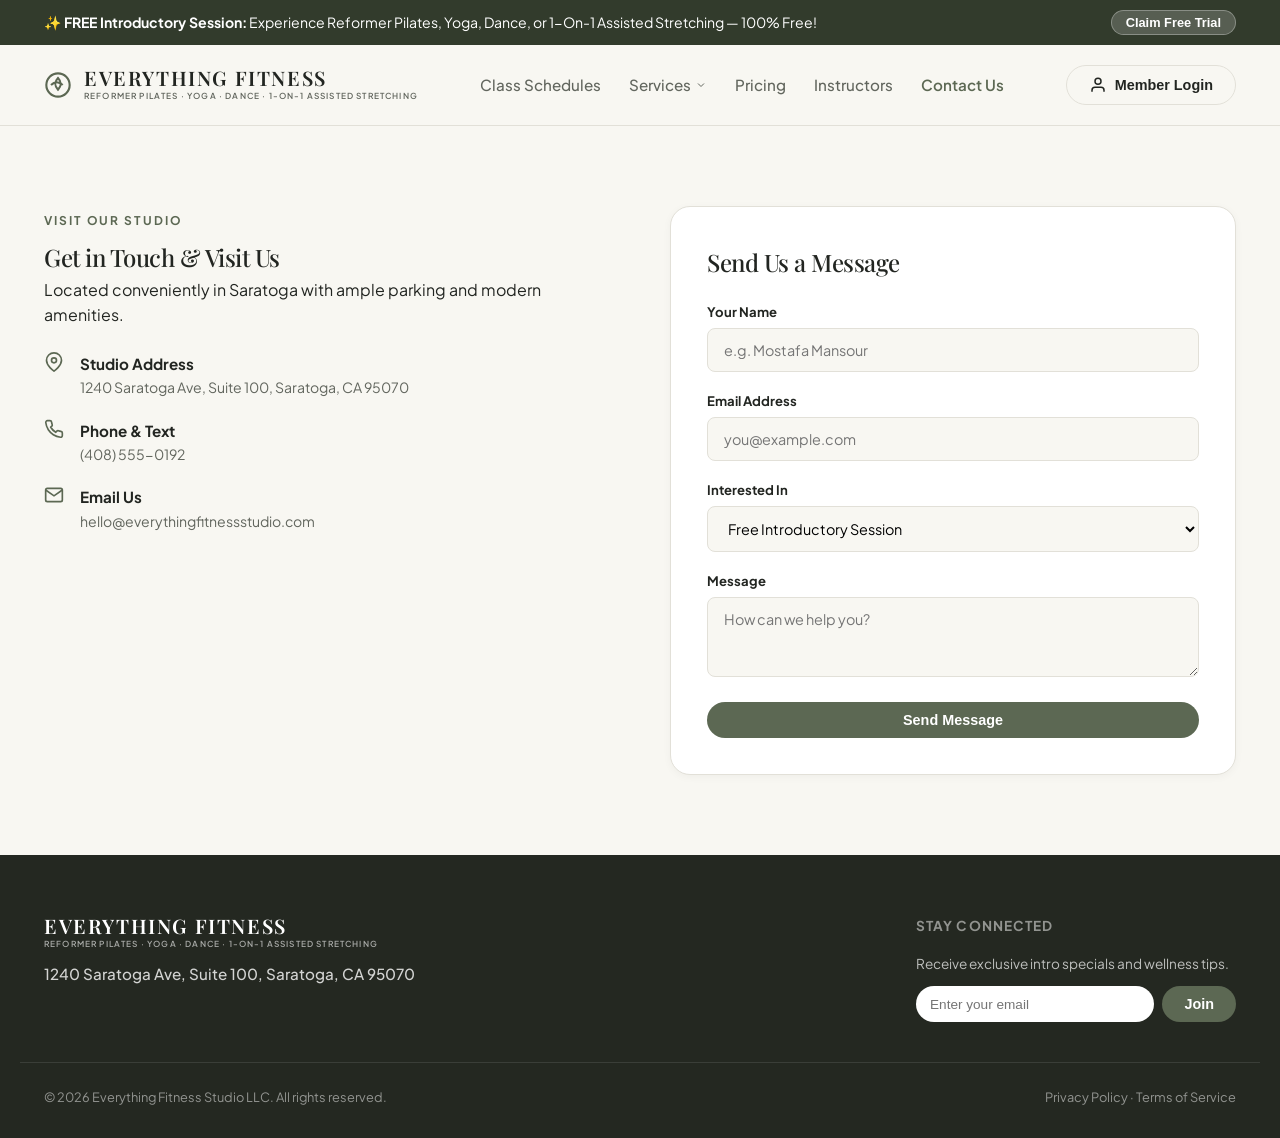
<file: contact.html>
<!DOCTYPE html>
<html lang="en">
<head>
  <meta charset="UTF-8">
  <meta name="viewport" content="width=device-width, initial-scale=1.0">
  <title>Contact Us | Everything Fitness Studio</title>
  <link rel="preconnect" href="https://fonts.googleapis.com">
  <link rel="preconnect" href="https://fonts.gstatic.com" crossorigin>
  <link href="https://fonts.googleapis.com/css2?family=Plus+Jakarta+Sans:ital,wght@0,300;0,400;0,500;0,600;0,700;1,400&family=Playfair+Display:ital,wght@0,400;0,500;0,600;1,400&display=swap" rel="stylesheet">
  <link rel="stylesheet" href="styles.css">
</head>
<body>

  <!-- TOP ANNOUNCEMENT BANNER -->
  <div class="top-banner">
    <div class="container top-banner-content">
      <span>✨ <strong>FREE Introductory Session:</strong> Experience Reformer Pilates, Yoga, Dance, or 1-On-1 Assisted Stretching — 100% Free!</span>
      <button class="btn-banner" onclick="openIntroModal()">Claim Free Trial</button>
    </div>
  </div>

  <!-- NAVIGATION HEADER -->
  <header class="site-header" id="siteHeader">
    <div class="container header-container">
      <a href="index.html" class="brand-logo">
        <svg class="logo-icon" width="28" height="28" viewBox="0 0 24 24" fill="none" stroke="currentColor" stroke-width="1.8">
          <circle cx="12" cy="12" r="10"/>
          <path d="M12 6c-3 3-3 7 0 10 3-3 3-7 0-10z"/>
          <path d="M6 12c3-3 7-3 10 0-3 3-7 0-10z"/>
        </svg>
        <div class="logo-text">
          <span class="logo-title">EVERYTHING FITNESS</span>
          <span class="logo-subtitle">REFORMER PILATES · YOGA · DANCE · 1-ON-1 ASSISTED STRETCHING</span>
        </div>
      </a>

      <nav class="main-nav">
        <ul>
          <li><a href="schedule.html" class="nav-link">Class Schedules</a></li>
          <li class="has-megamenu">
            <a href="contact.html" class="nav-link">Services <svg width="12" height="12" viewBox="0 0 24 24" fill="none" stroke="currentColor" stroke-width="2"><path d="M6 9l6 6 6-6"/></svg></a>
            <div class="mega-menu dropdown-sm">
              <div class="mega-col">
                <h4><span class="icon">✨</span> SPECIAL SERVICES</h4>
                <ul>
                  <li><a href="contact.html?subject=Private%20Parties">Private Parties</a></li>
                  <li><a href="contact.html?subject=Corporate%20Wellness">Corporate Wellness</a></li>
                  <li><a href="schedule.html?type=stretch">1-On-1 Stretch Therapy</a></li>
                </ul>
              </div>
            </div>
          </li>
          <li><a href="pricing.html" class="nav-link">Pricing</a></li>
          <li><a href="instructors.html" class="nav-link">Instructors</a></li>
          <li><a href="contact.html" class="nav-link active">Contact Us</a></li>
        </ul>
      </nav>

      <div class="header-actions">
        <button class="btn btn-outline" id="loginBtn" onclick="openAuthModal()">
          <svg width="18" height="18" viewBox="0 0 24 24" fill="none" stroke="currentColor" stroke-width="2"><path d="M20 21v-2a4 4 0 0 0-4-4H8a4 4 0 0 0-4 4v2"/><circle cx="12" cy="7" r="4"/></svg>
          <span id="loginBtnText">Member Login</span>
        </button>
      </div>
    </div>
  </header>

  <!-- CONTACT & LOCATION SECTION -->
  <section class="contact-section">
    <div class="container contact-container">
      <div class="contact-info">
        <span class="section-tag">VISIT OUR STUDIO</span>
        <h2>Get in Touch & Visit Us</h2>
        <p>Located conveniently in Saratoga with ample parking and modern amenities.</p>
        <div class="contact-details">
          <div class="detail-item">
            <svg width="20" height="20" viewBox="0 0 24 24" fill="none" stroke="currentColor" stroke-width="2"><path d="M21 10c0 7-9 13-9 13s-9-6-9-13a9 9 0 0 1 18 0z"/><circle cx="12" cy="10" r="3"/></svg>
            <div>
              <strong>Studio Address</strong>
              <span>1240 Saratoga Ave, Suite 100, Saratoga, CA 95070</span>
            </div>
          </div>
          <div class="detail-item">
            <svg width="20" height="20" viewBox="0 0 24 24" fill="none" stroke="currentColor" stroke-width="2"><path d="M22 16.92v3a2 2 0 0 1-2.18 2 19.79 19.79 0 0 1-8.63-3.07 19.5 19.5 0 0 1-6-6 19.79 19.79 0 0 1-3.07-8.67A2 2 0 0 1 4.11 2h3a2 2 0 0 1 2 1.72 12.84 12.84 0 0 0 .7 2.81 2 2 0 0 1-.45 2.11L8.09 9.91a16 16 0 0 0 6 6l1.27-1.27a2 2 0 0 1 2.11-.45 12.84 12.84 0 0 0 2.81.7A2 2 0 0 1 22 16.92z"/></svg>
            <div>
              <strong>Phone & Text</strong>
              <span>(408) 555-0192</span>
            </div>
          </div>
          <div class="detail-item">
            <svg width="20" height="20" viewBox="0 0 24 24" fill="none" stroke="currentColor" stroke-width="2"><path d="M4 4h16c1.1 0 2 .9 2 2v12c0 1.1-.9 2-2 2H4c-1.1 0-2-.9-2-2V6c0-1.1.9-2 2-2z"/><polyline points="22,6 12,13 2,6"/></svg>
            <div>
              <strong>Email Us</strong>
              <span>hello@everythingfitnessstudio.com</span>
            </div>
          </div>
        </div>
      </div>

      <div class="contact-form-box">
        <h3>Send Us a Message</h3>
        <form id="contactForm" onsubmit="handleContactSubmit(event)">
          <div class="form-group">
            <label>Your Name</label>
            <input type="text" placeholder="e.g. Mostafa Mansour" required>
          </div>
          <div class="form-group">
            <label>Email Address</label>
            <input type="email" placeholder="you@example.com" required>
          </div>
          <div class="form-group">
            <label>Interested In</label>
            <select id="contactSubjectSelect">
              <option>Free Introductory Session</option>
              <option>Women Only Workouts</option>
              <option>Private Parties</option>
              <option>Corporate Wellness</option>
              <option>Reformer Pilates Classes</option>
              <option>1-On-1 Assisted Stretching</option>
            </select>
          </div>
          <div class="form-group">
            <label>Message</label>
            <textarea rows="3" placeholder="How can we help you?"></textarea>
          </div>
          <button type="submit" class="btn btn-primary btn-full">Send Message</button>
        </form>
      </div>
    </div>
  </section>

  <!-- FOOTER -->
  <footer class="site-footer">
    <div class="container footer-container">
      <div class="footer-brand">
        <div class="logo-text">
          <span class="logo-title">EVERYTHING FITNESS</span>
          <span class="logo-subtitle">REFORMER PILATES · YOGA · DANCE · 1-ON-1 ASSISTED STRETCHING</span>
        </div>
        <p class="footer-address-text">1240 Saratoga Ave, Suite 100, Saratoga, CA 95070</p>
      </div>
      <div class="footer-newsletter">
        <h4>Stay Connected</h4>
        <p>Receive exclusive intro specials and wellness tips.</p>
        <div class="newsletter-input">
          <input type="email" placeholder="Enter your email">
          <button class="btn btn-primary" onclick="alert('Thank you for subscribing!')">Join</button>
        </div>
      </div>
    </div>
    <div class="container footer-bottom">
      <p>© 2026 Everything Fitness Studio LLC. All rights reserved.</p>
      <div class="footer-legal">
        <a href="#">Privacy Policy</a> · <a href="#">Terms of Service</a>
      </div>
    </div>
  </footer>

  <!-- MODALS -->
  <div class="modal-overlay" id="introModal">
    <div class="modal-card">
      <button class="modal-close" onclick="closeIntroModal()">×</button>
      <div class="modal-header">
        <span class="modal-tag">100% FREE INTRODUCTORY SESSION</span>
        <h2>Claim Your Free First Class</h2>
        <p>Select your preferred modality below to secure your free trial spot.</p>
      </div>
      <form id="introForm" onsubmit="handleIntroSubmit(event)">
        <div class="form-group">
          <label>Select Free Intro Modality</label>
          <div class="modality-radio-group">
            <label class="radio-card">
              <input type="radio" name="introModality" value="Reformer Pilates" checked>
              <div class="radio-content">
                <strong>Reformer Pilates Intro</strong>
                <span>30-min machine orientation & core flow</span>
              </div>
            </label>
            <label class="radio-card">
              <input type="radio" name="introModality" value="Women-Only Session">
              <div class="radio-content">
                <strong>Women-Only Workout Trial</strong>
                <span>Dedicated female-only Reformer, Yoga, or Zumba class</span>
              </div>
            </label>
            <label class="radio-card">
              <input type="radio" name="introModality" value="Yoga / Zumba Flow">
              <div class="radio-content">
                <strong>Yoga / Zumba Trial</strong>
                <span>Full 50-min energizing or soothing class</span>
              </div>
            </label>
            <label class="radio-card">
              <input type="radio" name="introModality" value="1-On-1 Assisted Stretch">
              <div class="radio-content">
                <strong>1-On-1 Assisted Stretch Demo</strong>
                <span>15-min mobility assessment & stretch</span>
              </div>
            </label>
          </div>
        </div>
        <div class="form-row">
          <div class="form-group"><label>Full Name</label><input type="text" id="introName" placeholder="Mostafa Mansour" required></div>
          <div class="form-group"><label>Phone Number</label><input type="tel" id="introPhone" placeholder="(408) 555-0123" required></div>
        </div>
        <div class="form-group"><label>Email Address</label><input type="email" id="introEmail" placeholder="you@example.com" required></div>
        <button type="submit" class="btn btn-primary btn-full btn-lg">Confirm My Free Spot</button>
      </form>
    </div>
  </div>

    <!-- MODAL 3: MEMBER AUTHENTICATION & DASHBOARD -->
  <div class="modal-overlay" id="authModal">
    <div class="modal-card auth-modal-card">
      <button class="modal-close" onclick="closeAuthModal()">×</button>

      <!-- AUTH FORM VIEW -->
      <div id="authFormView">
        <div class="modal-header text-center">
          <div class="auth-brand-icon">
            <svg width="32" height="32" viewBox="0 0 24 24" fill="none" stroke="#5c6853" stroke-width="2"><circle cx="12" cy="12" r="10"/><path d="M12 6c-3 3-3 7 0 10 3-3 3-7 0-10z"/></svg>
          </div>
          <h2>Welcome Back!</h2>
          <p>Log in to your Everything Fitness Studio account to manage bookings and packages.</p>
        </div>

        <form id="loginForm" onsubmit="handleLoginSubmit(event)">
          <div class="form-group">
            <label>Email Address</label>
            <input type="email" id="loginEmail" value="mostafa@example.com" placeholder="you@example.com" required>
          </div>
          <div class="form-group">
            <div class="label-row">
              <label>Password</label>
              <a href="#" class="forgot-link" onclick="alert('Password reset link sent to your email!')">Forgot Password?</a>
            </div>
            <input type="password" id="loginPassword" value="••••••••" placeholder="Password" required>
          </div>

          <button type="submit" class="btn btn-primary btn-full btn-lg">Log In</button>

          <div class="auth-divider"><span>OR</span></div>

          <button type="button" class="btn btn-google btn-full" onclick="handleGoogleLogin()">
            <svg width="18" height="18" viewBox="0 0 24 24"><path fill="#4285F4" d="M22.56 12.25c0-.78-.07-1.53-.2-2.25H12v4.26h5.92c-.26 1.37-1.04 2.53-2.21 3.31v2.77h3.57c2.08-1.92 3.28-4.74 3.28-8.09z"/><path fill="#34A853" d="M12 23c2.97 0 5.46-.98 7.28-2.66l-3.57-2.77c-.98.66-2.23 1.06-3.71 1.06-2.86 0-5.29-1.93-6.16-4.53H2.18v2.84C3.99 20.53 7.7 23 12 23z"/><path fill="#FBBC05" d="M5.84 14.09c-.22-.66-.35-1.36-.35-2.09s.13-1.43.35-2.09V7.06H2.18C1.43 8.55 1 10.22 1 12s.43 3.45 1.18 4.94l2.85-2.22.81-.63z"/><path fill="#EA4335" d="M12 5.38c1.62 0 3.06.56 4.21 1.64l3.15-3.15C17.45 2.09 14.97 1 12 1 7.7 1 3.99 3.47 2.18 7.06l3.66 2.84c.87-2.6 3.3-4.52 6.16-4.52z"/></svg>
            Continue with Google
          </button>
        </form>

        <div class="auth-footer text-center">
          Don't have an account? <a href="#" onclick="openIntroModal(); closeAuthModal();">Sign up for Free Intro</a>
        </div>
      </div>

      <!-- MEMBER DASHBOARD VIEW (Shown after login) -->
      <div id="authDashboardView" style="display: none;">
        <div class="user-profile-header">
          <div class="avatar-circle">MM</div>
          <div>
            <h3 id="dashUserName">Mostafa M.</h3>
            <span class="user-tier-badge">Unlimited Everything VIP Member</span>
          </div>
        </div>

        <div class="dash-nav-list">
          <div class="dash-nav-item active" id="tabBookingsBtn" onclick="showDashTab('bookings')">
            <svg width="18" height="18" viewBox="0 0 24 24" fill="none" stroke="currentColor" stroke-width="2"><rect x="3" y="4" width="18" height="18" rx="2"/><line x1="16" y1="2" x2="16" y2="6"/><line x1="8" y1="2" x2="8" y2="6"/><line x1="3" y1="10" x2="21" y2="10"/></svg>
            <span>My Bookings</span>
            <span class="badge-count" id="dashBookingCount">2 Active</span>
          </div>
          <div class="dash-nav-item" id="tabPackagesBtn" onclick="showDashTab('packages')">
            <svg width="18" height="18" viewBox="0 0 24 24" fill="none" stroke="currentColor" stroke-width="2"><path d="M21 16V8a2 2 0 0 0-1-1.73l-7-4a2 2 0 0 0-2 0l-7 4A2 2 0 0 0 3 8v8a2 2 0 0 0 1 1.73l7 4a2 2 0 0 0 2 0l7-4A2 2 0 0 0 21 16z"/></svg>
            <span>My Packages & Credits</span>
          </div>
          <div class="dash-nav-item" id="tabPaymentsBtn" onclick="showDashTab('payments')">
            <svg width="18" height="18" viewBox="0 0 24 24" fill="none" stroke="currentColor" stroke-width="2"><rect x="1" y="4" width="22" height="16" rx="2"/><line x1="1" y1="10" x2="23" y2="10"/></svg>
            <span>Payment Methods</span>
          </div>
          <div class="dash-nav-item" id="tabHistoryBtn" onclick="showDashTab('history')">
            <svg width="18" height="18" viewBox="0 0 24 24" fill="none" stroke="currentColor" stroke-width="2"><path d="M14 2H6a2 2 0 0 0-2 2v16a2 2 0 0 0 2 2h12a2 2 0 0 0 2-2V8z"/><polyline points="14 2 14 8 20 8"/></svg>
            <span>Purchase History</span>
          </div>
        </div>

        <div class="dash-content-area" id="dashContentArea">
          <!-- Populated by JS -->
        </div>

        <button class="btn btn-outline btn-full logout-btn" onclick="handleLogout()">Log Out</button>
      </div>

    </div>
  </div>


  <script src="script.js"></script>
</body>
</html>
</file>
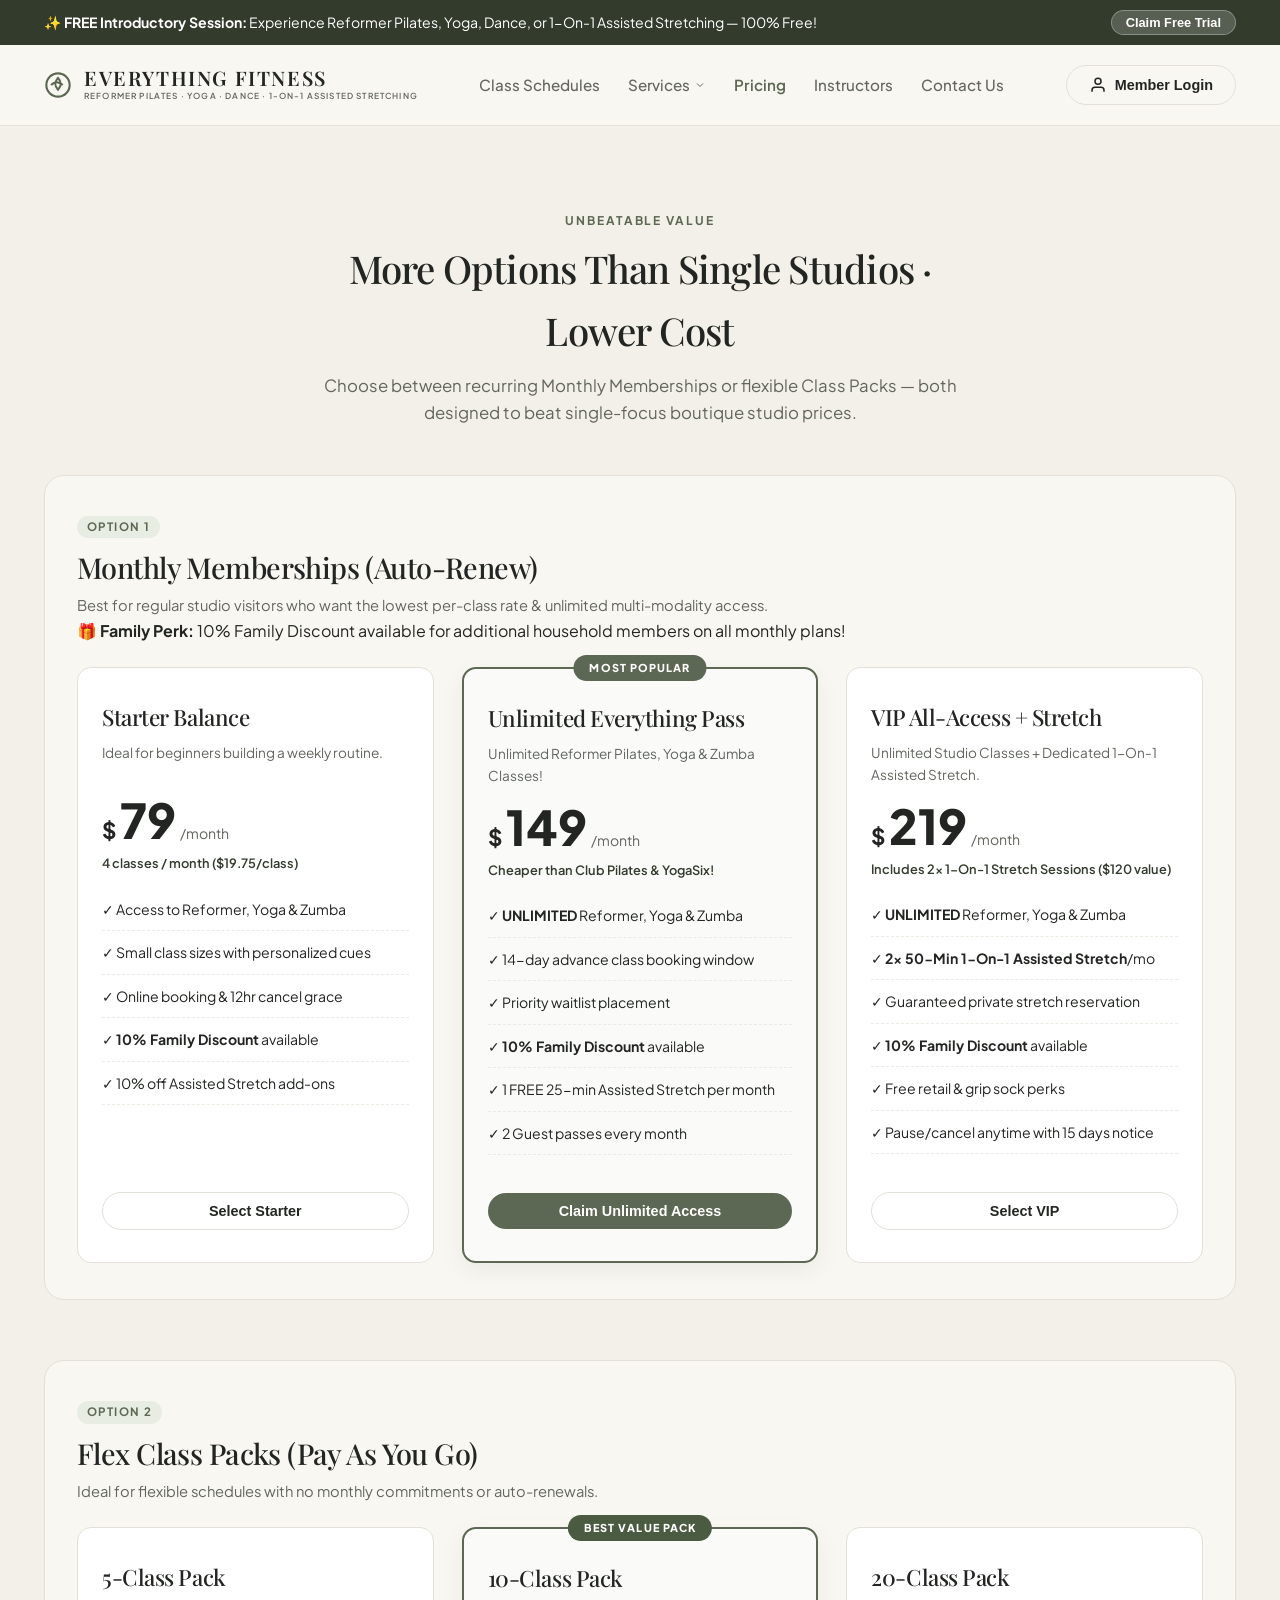
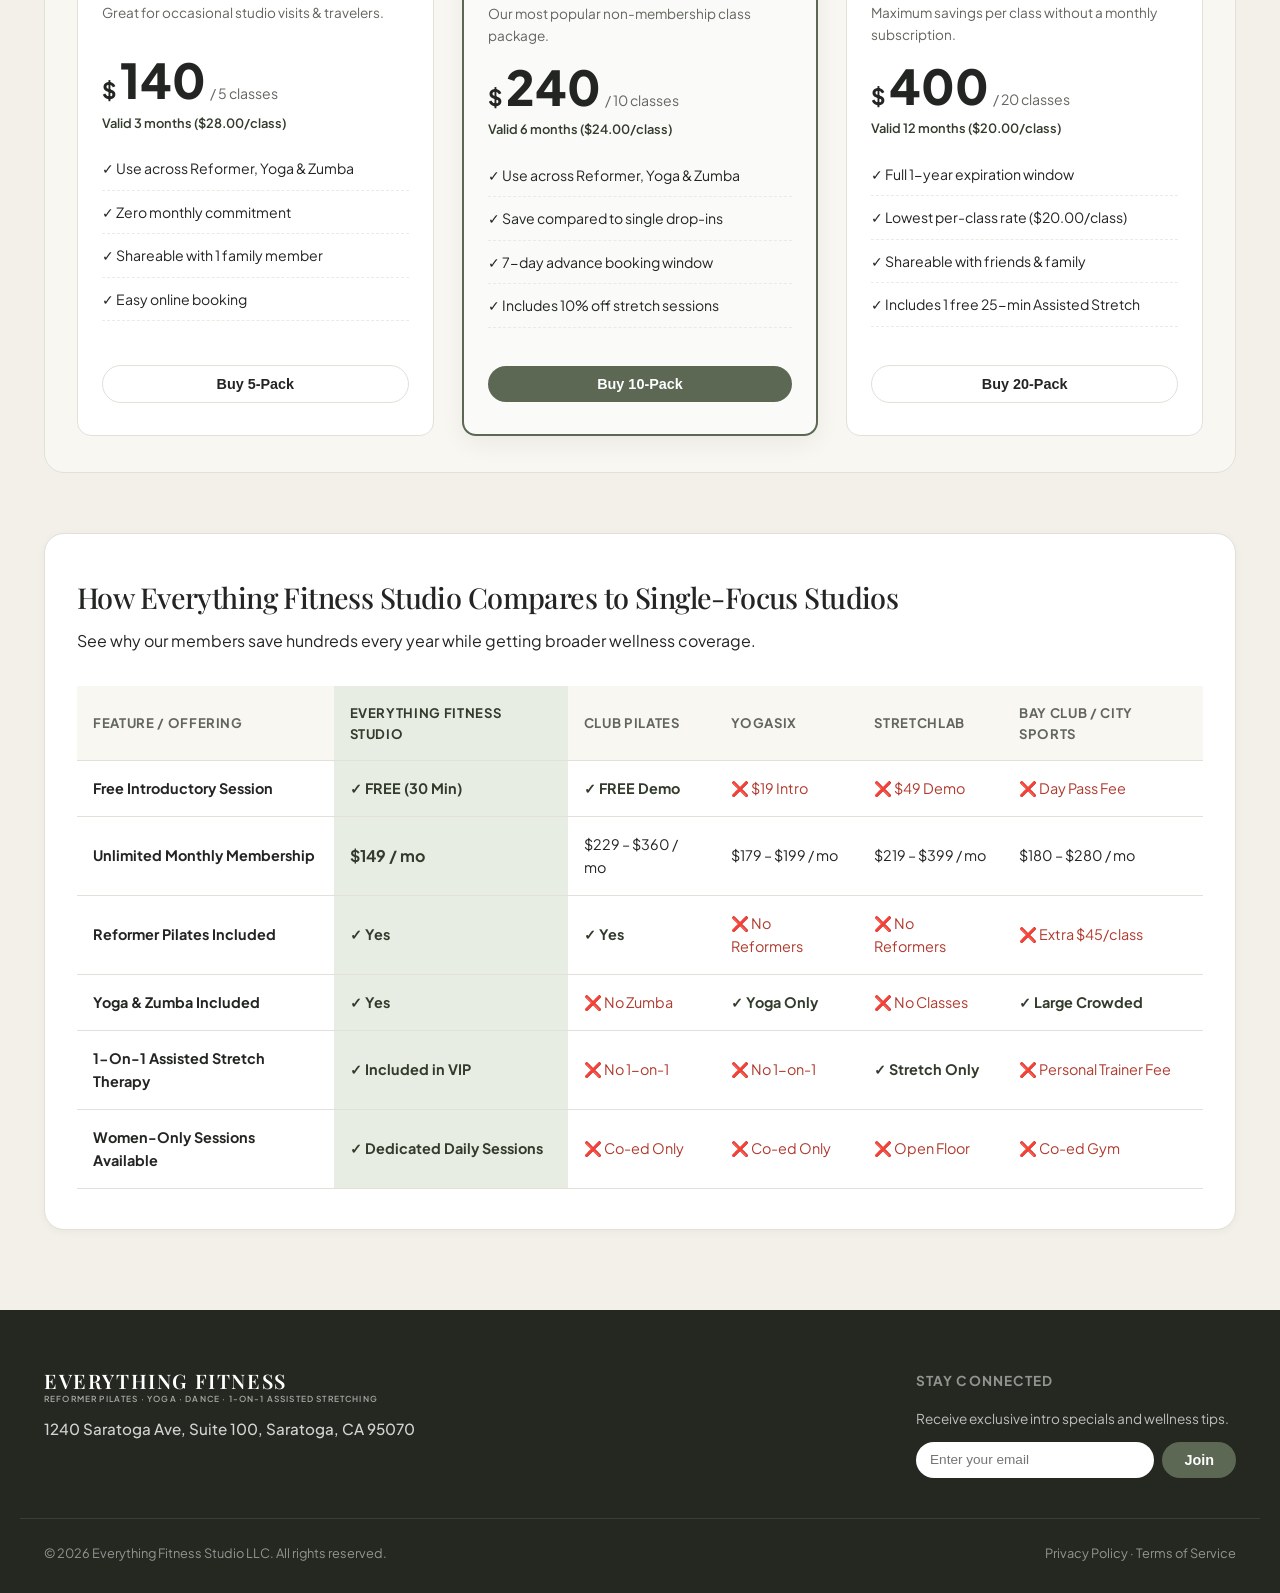
<file: pricing.html>
<!DOCTYPE html>
<html lang="en">
<head>
  <meta charset="UTF-8">
  <meta name="viewport" content="width=device-width, initial-scale=1.0">
  <title>Pricing | Everything Fitness Studio</title>
  <link rel="preconnect" href="https://fonts.googleapis.com">
  <link rel="preconnect" href="https://fonts.gstatic.com" crossorigin>
  <link href="https://fonts.googleapis.com/css2?family=Plus+Jakarta+Sans:ital,wght@0,300;0,400;0,500;0,600;0,700;1,400&family=Playfair+Display:ital,wght@0,400;0,500;0,600;1,400&display=swap" rel="stylesheet">
  <link rel="stylesheet" href="styles.css">
</head>
<body>

  <!-- TOP ANNOUNCEMENT BANNER -->
  <div class="top-banner">
    <div class="container top-banner-content">
      <span>✨ <strong>FREE Introductory Session:</strong> Experience Reformer Pilates, Yoga, Dance, or 1-On-1 Assisted Stretching — 100% Free!</span>
      <button class="btn-banner" onclick="openIntroModal()">Claim Free Trial</button>
    </div>
  </div>

  <!-- NAVIGATION HEADER -->
  <header class="site-header" id="siteHeader">
    <div class="container header-container">
      <a href="index.html" class="brand-logo">
        <svg class="logo-icon" width="28" height="28" viewBox="0 0 24 24" fill="none" stroke="currentColor" stroke-width="1.8">
          <circle cx="12" cy="12" r="10"/>
          <path d="M12 6c-3 3-3 7 0 10 3-3 3-7 0-10z"/>
          <path d="M6 12c3-3 7-3 10 0-3 3-7 0-10z"/>
        </svg>
        <div class="logo-text">
          <span class="logo-title">EVERYTHING FITNESS</span>
          <span class="logo-subtitle">REFORMER PILATES · YOGA · DANCE · 1-ON-1 ASSISTED STRETCHING</span>
        </div>
      </a>

      <nav class="main-nav">
        <ul>
          <li><a href="schedule.html" class="nav-link">Class Schedules</a></li>
          <li class="has-megamenu">
            <a href="contact.html" class="nav-link">Services <svg width="12" height="12" viewBox="0 0 24 24" fill="none" stroke="currentColor" stroke-width="2"><path d="M6 9l6 6 6-6"/></svg></a>
            <div class="mega-menu dropdown-sm">
              <div class="mega-col">
                <h4><span class="icon">✨</span> SPECIAL SERVICES</h4>
                <ul>
                  <li><a href="contact.html?subject=Private%20Parties">Private Parties</a></li>
                  <li><a href="contact.html?subject=Corporate%20Wellness">Corporate Wellness</a></li>
                  <li><a href="schedule.html?type=stretch">1-On-1 Stretch Therapy</a></li>
                </ul>
              </div>
            </div>
          </li>
          <li><a href="pricing.html" class="nav-link active">Pricing</a></li>
          <li><a href="instructors.html" class="nav-link">Instructors</a></li>
          <li><a href="contact.html" class="nav-link">Contact Us</a></li>
        </ul>
      </nav>

      <div class="header-actions">
        <button class="btn btn-outline" id="loginBtn" onclick="openAuthModal()">
          <svg width="18" height="18" viewBox="0 0 24 24" fill="none" stroke="currentColor" stroke-width="2"><path d="M20 21v-2a4 4 0 0 0-4-4H8a4 4 0 0 0-4 4v2"/><circle cx="12" cy="7" r="4"/></svg>
          <span id="loginBtnText">Member Login</span>
        </button>
      </div>
    </div>
  </header>

  <!-- PRICING & COMPETITOR COMPARISON SECTION -->
  <section class="pricing-section">
    <div class="container">
      <div class="section-header text-center">
        <span class="section-tag">UNBEATABLE VALUE</span>
        <h2>More Options Than Single Studios · Lower Cost</h2>
        <p>Choose between recurring Monthly Memberships or flexible Class Packs — both designed to beat single-focus boutique studio prices.</p>
      </div>

      <!-- SECTION 1: MONTHLY MEMBERSHIPS (AUTO-RENEW) WITH 10% FAMILY DISCOUNT CALLOUT -->
      <div class="pricing-category-block">
        <div class="category-title-box">
          <span class="category-tag">OPTION 1</span>
          <h3>Monthly Memberships (Auto-Renew)</h3>
          <p>Best for regular studio visitors who want the lowest per-class rate & unlimited multi-modality access.</p>
          <div class="family-discount-banner">
            🎁 <strong>Family Perk:</strong> 10% Family Discount available for additional household members on all monthly plans!
          </div>
        </div>

        <div class="pricing-grid">
          <!-- MEMBERSHIP CARD 1: Starter -->
          <div class="pricing-card">
            <div class="card-header">
              <h3>Starter Balance</h3>
              <p>Ideal for beginners building a weekly routine.</p>
              <div class="price-box">
                <span class="currency">$</span>
                <span class="price-val">79</span>
                <span class="period">/month</span>
              </div>
              <span class="price-sub">4 classes / month ($19.75/class)</span>
            </div>
            <ul class="pricing-features">
              <li>✓ Access to Reformer, Yoga & Zumba</li>
              <li>✓ Small class sizes with personalized cues</li>
              <li>✓ Online booking & 12hr cancel grace</li>
              <li>✓ <strong>10% Family Discount</strong> available</li>
              <li>✓ 10% off Assisted Stretch add-ons</li>
            </ul>
            <button class="btn btn-outline btn-full" onclick="selectPlan('Starter Balance Membership', '$79/mo')">Select Starter</button>
          </div>

          <!-- MEMBERSHIP CARD 2: Total Balance Unlimited (POPULAR) -->
          <div class="pricing-card featured-pricing">
            <div class="popular-ribbon">MOST POPULAR</div>
            <div class="card-header">
              <h3>Unlimited Everything Pass</h3>
              <p>Unlimited Reformer Pilates, Yoga & Zumba Classes!</p>
              <div class="price-box">
                <span class="currency">$</span>
                <span class="price-val">149</span>
                <span class="period">/month</span>
              </div>
              <span class="price-sub">Cheaper than Club Pilates & YogaSix!</span>
            </div>
            <ul class="pricing-features">
              <li>✓ <strong>UNLIMITED</strong> Reformer, Yoga & Zumba</li>
              <li>✓ 14-day advance class booking window</li>
              <li>✓ Priority waitlist placement</li>
              <li>✓ <strong>10% Family Discount</strong> available</li>
              <li>✓ 1 FREE 25-min Assisted Stretch per month</li>
              <li>✓ 2 Guest passes every month</li>
            </ul>
            <button class="btn btn-primary btn-full" onclick="selectPlan('Unlimited Everything Membership', '$149/mo')">Claim Unlimited Access</button>
          </div>

          <!-- MEMBERSHIP CARD 3: VIP All-Access + Stretch -->
          <div class="pricing-card">
            <div class="card-header">
              <h3>VIP All-Access + Stretch</h3>
              <p>Unlimited Studio Classes + Dedicated 1-On-1 Assisted Stretch.</p>
              <div class="price-box">
                <span class="currency">$</span>
                <span class="price-val">219</span>
                <span class="period">/month</span>
              </div>
              <span class="price-sub">Includes 2x 1-On-1 Stretch Sessions ($120 value)</span>
            </div>
            <ul class="pricing-features">
              <li>✓ <strong>UNLIMITED</strong> Reformer, Yoga & Zumba</li>
              <li>✓ <strong>2x 50-Min 1-On-1 Assisted Stretch</strong>/mo</li>
              <li>✓ Guaranteed private stretch reservation</li>
              <li>✓ <strong>10% Family Discount</strong> available</li>
              <li>✓ Free retail & grip sock perks</li>
              <li>✓ Pause/cancel anytime with 15 days notice</li>
            </ul>
            <button class="btn btn-outline btn-full" onclick="selectPlan('VIP All-Access + Stretch Membership', '$219/mo')">Select VIP</button>
          </div>
        </div>
      </div>

      <!-- SECTION 2: FLEX CLASS PACKS (NO MONTHLY DUES) -->
      <div class="pricing-category-block" style="margin-top: 60px;">
        <div class="category-title-box">
          <span class="category-tag">OPTION 2</span>
          <h3>Flex Class Packs (Pay As You Go)</h3>
          <p>Ideal for flexible schedules with no monthly commitments or auto-renewals.</p>
        </div>

        <div class="pricing-grid">
          <!-- PACK CARD 1: 5-Class Pack ($140 / $28.00/class) -->
          <div class="pricing-card">
            <div class="card-header">
              <h3>5-Class Pack</h3>
              <p>Great for occasional studio visits & travelers.</p>
              <div class="price-box">
                <span class="currency">$</span>
                <span class="price-val">140</span>
                <span class="period"> / 5 classes</span>
              </div>
              <span class="price-sub">Valid 3 months ($28.00/class)</span>
            </div>
            <ul class="pricing-features">
              <li>✓ Use across Reformer, Yoga & Zumba</li>
              <li>✓ Zero monthly commitment</li>
              <li>✓ Shareable with 1 family member</li>
              <li>✓ Easy online booking</li>
            </ul>
            <button class="btn btn-outline btn-full" onclick="selectPlan('5-Class Pack', '$140')">Buy 5-Pack</button>
          </div>

          <!-- PACK CARD 2: 10-Class Pack ($240 / $24.00/class) -->
          <div class="pricing-card featured-pricing">
            <div class="popular-ribbon" style="background:#4a5b42;">BEST VALUE PACK</div>
            <div class="card-header">
              <h3>10-Class Pack</h3>
              <p>Our most popular non-membership class package.</p>
              <div class="price-box">
                <span class="currency">$</span>
                <span class="price-val">240</span>
                <span class="period"> / 10 classes</span>
              </div>
              <span class="price-sub">Valid 6 months ($24.00/class)</span>
            </div>
            <ul class="pricing-features">
              <li>✓ Use across Reformer, Yoga & Zumba</li>
              <li>✓ Save compared to single drop-ins</li>
              <li>✓ 7-day advance booking window</li>
              <li>✓ Includes 10% off stretch sessions</li>
            </ul>
            <button class="btn btn-primary btn-full" onclick="selectPlan('10-Class Pack', '$240')">Buy 10-Pack</button>
          </div>

          <!-- PACK CARD 3: 20-Class Pack ($400 / $20.00/class) -->
          <div class="pricing-card">
            <div class="card-header">
              <h3>20-Class Pack</h3>
              <p>Maximum savings per class without a monthly subscription.</p>
              <div class="price-box">
                <span class="currency">$</span>
                <span class="price-val">400</span>
                <span class="period"> / 20 classes</span>
              </div>
              <span class="price-sub">Valid 12 months ($20.00/class)</span>
            </div>
            <ul class="pricing-features">
              <li>✓ Full 1-year expiration window</li>
              <li>✓ Lowest per-class rate ($20.00/class)</li>
              <li>✓ Shareable with friends & family</li>
              <li>✓ Includes 1 free 25-min Assisted Stretch</li>
            </ul>
            <button class="btn btn-outline btn-full" onclick="selectPlan('20-Class Pack', '$400')">Buy 20-Pack</button>
          </div>
        </div>
      </div>

      <!-- COMPETITOR COMPARISON MATRIX -->
      <div class="comparison-container" style="margin-top: 60px;">
        <div class="comparison-header text-center">
          <h3>How Everything Fitness Studio Compares to Single-Focus Studios</h3>
          <p>See why our members save hundreds every year while getting broader wellness coverage.</p>
        </div>

        <div class="table-responsive">
          <table class="comparison-table">
            <thead>
              <tr>
                <th>Feature / Offering</th>
                <th class="highlight-col">Everything Fitness Studio</th>
                <th>Club Pilates</th>
                <th>YogaSix</th>
                <th>StretchLab</th>
                <th>Bay Club / City Sports</th>
              </tr>
            </thead>
            <tbody>
              <tr>
                <td><strong>Free Introductory Session</strong></td>
                <td class="highlight-col"><span class="check-yes">✓ FREE (30 Min)</span></td>
                <td><span class="check-yes">✓ FREE Demo</span></td>
                <td><span class="check-no">❌ $19 Intro</span></td>
                <td><span class="check-no">❌ $49 Demo</span></td>
                <td><span class="check-no">❌ Day Pass Fee</span></td>
              </tr>
              <tr>
                <td><strong>Unlimited Monthly Membership</strong></td>
                <td class="highlight-col"><strong class="brand-price">$149 / mo</strong></td>
                <td>$229 – $360 / mo</td>
                <td>$179 – $199 / mo</td>
                <td>$219 – $399 / mo</td>
                <td>$180 – $280 / mo</td>
              </tr>
              <tr>
                <td><strong>Reformer Pilates Included</strong></td>
                <td class="highlight-col"><span class="check-yes">✓ Yes</span></td>
                <td><span class="check-yes">✓ Yes</span></td>
                <td><span class="check-no">❌ No Reformers</span></td>
                <td><span class="check-no">❌ No Reformers</span></td>
                <td><span class="check-no">❌ Extra $45/class</span></td>
              </tr>
              <tr>
                <td><strong>Yoga & Zumba Included</strong></td>
                <td class="highlight-col"><span class="check-yes">✓ Yes</span></td>
                <td><span class="check-no">❌ No Zumba</span></td>
                <td><span class="check-yes">✓ Yoga Only</span></td>
                <td><span class="check-no">❌ No Classes</span></td>
                <td><span class="check-yes">✓ Large Crowded</span></td>
              </tr>
              <tr>
                <td><strong>1-On-1 Assisted Stretch Therapy</strong></td>
                <td class="highlight-col"><span class="check-yes">✓ Included in VIP</span></td>
                <td><span class="check-no">❌ No 1-on-1</span></td>
                <td><span class="check-no">❌ No 1-on-1</span></td>
                <td><span class="check-yes">✓ Stretch Only</span></td>
                <td><span class="check-no">❌ Personal Trainer Fee</span></td>
              </tr>
              <tr>
                <td><strong>Women-Only Sessions Available</strong></td>
                <td class="highlight-col"><span class="check-yes">✓ Dedicated Daily Sessions</span></td>
                <td><span class="check-no">❌ Co-ed Only</span></td>
                <td><span class="check-no">❌ Co-ed Only</span></td>
                <td><span class="check-no">❌ Open Floor</span></td>
                <td><span class="check-no">❌ Co-ed Gym</span></td>
              </tr>
            </tbody>
          </table>
        </div>
      </div>
    </div>
  </section>

  <!-- FOOTER -->
  <footer class="site-footer">
    <div class="container footer-container">
      <div class="footer-brand">
        <div class="logo-text">
          <span class="logo-title">EVERYTHING FITNESS</span>
          <span class="logo-subtitle">REFORMER PILATES · YOGA · DANCE · 1-ON-1 ASSISTED STRETCHING</span>
        </div>
        <p class="footer-address-text">1240 Saratoga Ave, Suite 100, Saratoga, CA 95070</p>
      </div>
      <div class="footer-newsletter">
        <h4>Stay Connected</h4>
        <p>Receive exclusive intro specials and wellness tips.</p>
        <div class="newsletter-input">
          <input type="email" placeholder="Enter your email">
          <button class="btn btn-primary" onclick="alert('Thank you for subscribing!')">Join</button>
        </div>
      </div>
    </div>
    <div class="container footer-bottom">
      <p>© 2026 Everything Fitness Studio LLC. All rights reserved.</p>
      <div class="footer-legal">
        <a href="#">Privacy Policy</a> · <a href="#">Terms of Service</a>
      </div>
    </div>
  </footer>

  <!-- MODALS -->
  <div class="modal-overlay" id="introModal">
    <div class="modal-card">
      <button class="modal-close" onclick="closeIntroModal()">×</button>
      <div class="modal-header">
        <span class="modal-tag">100% FREE INTRODUCTORY SESSION</span>
        <h2>Claim Your Free First Class</h2>
        <p>Select your preferred modality below to secure your free trial spot.</p>
      </div>
      <form id="introForm" onsubmit="handleIntroSubmit(event)">
        <div class="form-group">
          <label>Select Free Intro Modality</label>
          <div class="modality-radio-group">
            <label class="radio-card">
              <input type="radio" name="introModality" value="Reformer Pilates" checked>
              <div class="radio-content">
                <strong>Reformer Pilates Intro</strong>
                <span>30-min machine orientation & core flow</span>
              </div>
            </label>
            <label class="radio-card">
              <input type="radio" name="introModality" value="Women-Only Session">
              <div class="radio-content">
                <strong>Women-Only Workout Trial</strong>
                <span>Dedicated female-only Reformer, Yoga, or Zumba class</span>
              </div>
            </label>
            <label class="radio-card">
              <input type="radio" name="introModality" value="Yoga / Zumba Flow">
              <div class="radio-content">
                <strong>Yoga / Zumba Trial</strong>
                <span>Full 50-min energizing or soothing class</span>
              </div>
            </label>
            <label class="radio-card">
              <input type="radio" name="introModality" value="1-On-1 Assisted Stretch">
              <div class="radio-content">
                <strong>1-On-1 Assisted Stretch Demo</strong>
                <span>15-min mobility assessment & stretch</span>
              </div>
            </label>
          </div>
        </div>
        <div class="form-row">
          <div class="form-group"><label>Full Name</label><input type="text" id="introName" placeholder="Mostafa Mansour" required></div>
          <div class="form-group"><label>Phone Number</label><input type="tel" id="introPhone" placeholder="(408) 555-0123" required></div>
        </div>
        <div class="form-group"><label>Email Address</label><input type="email" id="introEmail" placeholder="you@example.com" required></div>
        <button type="submit" class="btn btn-primary btn-full btn-lg">Confirm My Free Spot</button>
      </form>
    </div>
  </div>

    <!-- MODAL 3: MEMBER AUTHENTICATION & DASHBOARD -->
  <div class="modal-overlay" id="authModal">
    <div class="modal-card auth-modal-card">
      <button class="modal-close" onclick="closeAuthModal()">×</button>

      <!-- AUTH FORM VIEW -->
      <div id="authFormView">
        <div class="modal-header text-center">
          <div class="auth-brand-icon">
            <svg width="32" height="32" viewBox="0 0 24 24" fill="none" stroke="#5c6853" stroke-width="2"><circle cx="12" cy="12" r="10"/><path d="M12 6c-3 3-3 7 0 10 3-3 3-7 0-10z"/></svg>
          </div>
          <h2>Welcome Back!</h2>
          <p>Log in to your Everything Fitness Studio account to manage bookings and packages.</p>
        </div>

        <form id="loginForm" onsubmit="handleLoginSubmit(event)">
          <div class="form-group">
            <label>Email Address</label>
            <input type="email" id="loginEmail" value="mostafa@example.com" placeholder="you@example.com" required>
          </div>
          <div class="form-group">
            <div class="label-row">
              <label>Password</label>
              <a href="#" class="forgot-link" onclick="alert('Password reset link sent to your email!')">Forgot Password?</a>
            </div>
            <input type="password" id="loginPassword" value="••••••••" placeholder="Password" required>
          </div>

          <button type="submit" class="btn btn-primary btn-full btn-lg">Log In</button>

          <div class="auth-divider"><span>OR</span></div>

          <button type="button" class="btn btn-google btn-full" onclick="handleGoogleLogin()">
            <svg width="18" height="18" viewBox="0 0 24 24"><path fill="#4285F4" d="M22.56 12.25c0-.78-.07-1.53-.2-2.25H12v4.26h5.92c-.26 1.37-1.04 2.53-2.21 3.31v2.77h3.57c2.08-1.92 3.28-4.74 3.28-8.09z"/><path fill="#34A853" d="M12 23c2.97 0 5.46-.98 7.28-2.66l-3.57-2.77c-.98.66-2.23 1.06-3.71 1.06-2.86 0-5.29-1.93-6.16-4.53H2.18v2.84C3.99 20.53 7.7 23 12 23z"/><path fill="#FBBC05" d="M5.84 14.09c-.22-.66-.35-1.36-.35-2.09s.13-1.43.35-2.09V7.06H2.18C1.43 8.55 1 10.22 1 12s.43 3.45 1.18 4.94l2.85-2.22.81-.63z"/><path fill="#EA4335" d="M12 5.38c1.62 0 3.06.56 4.21 1.64l3.15-3.15C17.45 2.09 14.97 1 12 1 7.7 1 3.99 3.47 2.18 7.06l3.66 2.84c.87-2.6 3.3-4.52 6.16-4.52z"/></svg>
            Continue with Google
          </button>
        </form>

        <div class="auth-footer text-center">
          Don't have an account? <a href="#" onclick="openIntroModal(); closeAuthModal();">Sign up for Free Intro</a>
        </div>
      </div>

      <!-- MEMBER DASHBOARD VIEW (Shown after login) -->
      <div id="authDashboardView" style="display: none;">
        <div class="user-profile-header">
          <div class="avatar-circle">MM</div>
          <div>
            <h3 id="dashUserName">Mostafa M.</h3>
            <span class="user-tier-badge">Unlimited Everything VIP Member</span>
          </div>
        </div>

        <div class="dash-nav-list">
          <div class="dash-nav-item active" id="tabBookingsBtn" onclick="showDashTab('bookings')">
            <svg width="18" height="18" viewBox="0 0 24 24" fill="none" stroke="currentColor" stroke-width="2"><rect x="3" y="4" width="18" height="18" rx="2"/><line x1="16" y1="2" x2="16" y2="6"/><line x1="8" y1="2" x2="8" y2="6"/><line x1="3" y1="10" x2="21" y2="10"/></svg>
            <span>My Bookings</span>
            <span class="badge-count" id="dashBookingCount">2 Active</span>
          </div>
          <div class="dash-nav-item" id="tabPackagesBtn" onclick="showDashTab('packages')">
            <svg width="18" height="18" viewBox="0 0 24 24" fill="none" stroke="currentColor" stroke-width="2"><path d="M21 16V8a2 2 0 0 0-1-1.73l-7-4a2 2 0 0 0-2 0l-7 4A2 2 0 0 0 3 8v8a2 2 0 0 0 1 1.73l7 4a2 2 0 0 0 2 0l7-4A2 2 0 0 0 21 16z"/></svg>
            <span>My Packages & Credits</span>
          </div>
          <div class="dash-nav-item" id="tabPaymentsBtn" onclick="showDashTab('payments')">
            <svg width="18" height="18" viewBox="0 0 24 24" fill="none" stroke="currentColor" stroke-width="2"><rect x="1" y="4" width="22" height="16" rx="2"/><line x1="1" y1="10" x2="23" y2="10"/></svg>
            <span>Payment Methods</span>
          </div>
          <div class="dash-nav-item" id="tabHistoryBtn" onclick="showDashTab('history')">
            <svg width="18" height="18" viewBox="0 0 24 24" fill="none" stroke="currentColor" stroke-width="2"><path d="M14 2H6a2 2 0 0 0-2 2v16a2 2 0 0 0 2 2h12a2 2 0 0 0 2-2V8z"/><polyline points="14 2 14 8 20 8"/></svg>
            <span>Purchase History</span>
          </div>
        </div>

        <div class="dash-content-area" id="dashContentArea">
          <!-- Populated by JS -->
        </div>

        <button class="btn btn-outline btn-full logout-btn" onclick="handleLogout()">Log Out</button>
      </div>

    </div>
  </div>


  <script src="script.js"></script>
</body>
</html>
</file>
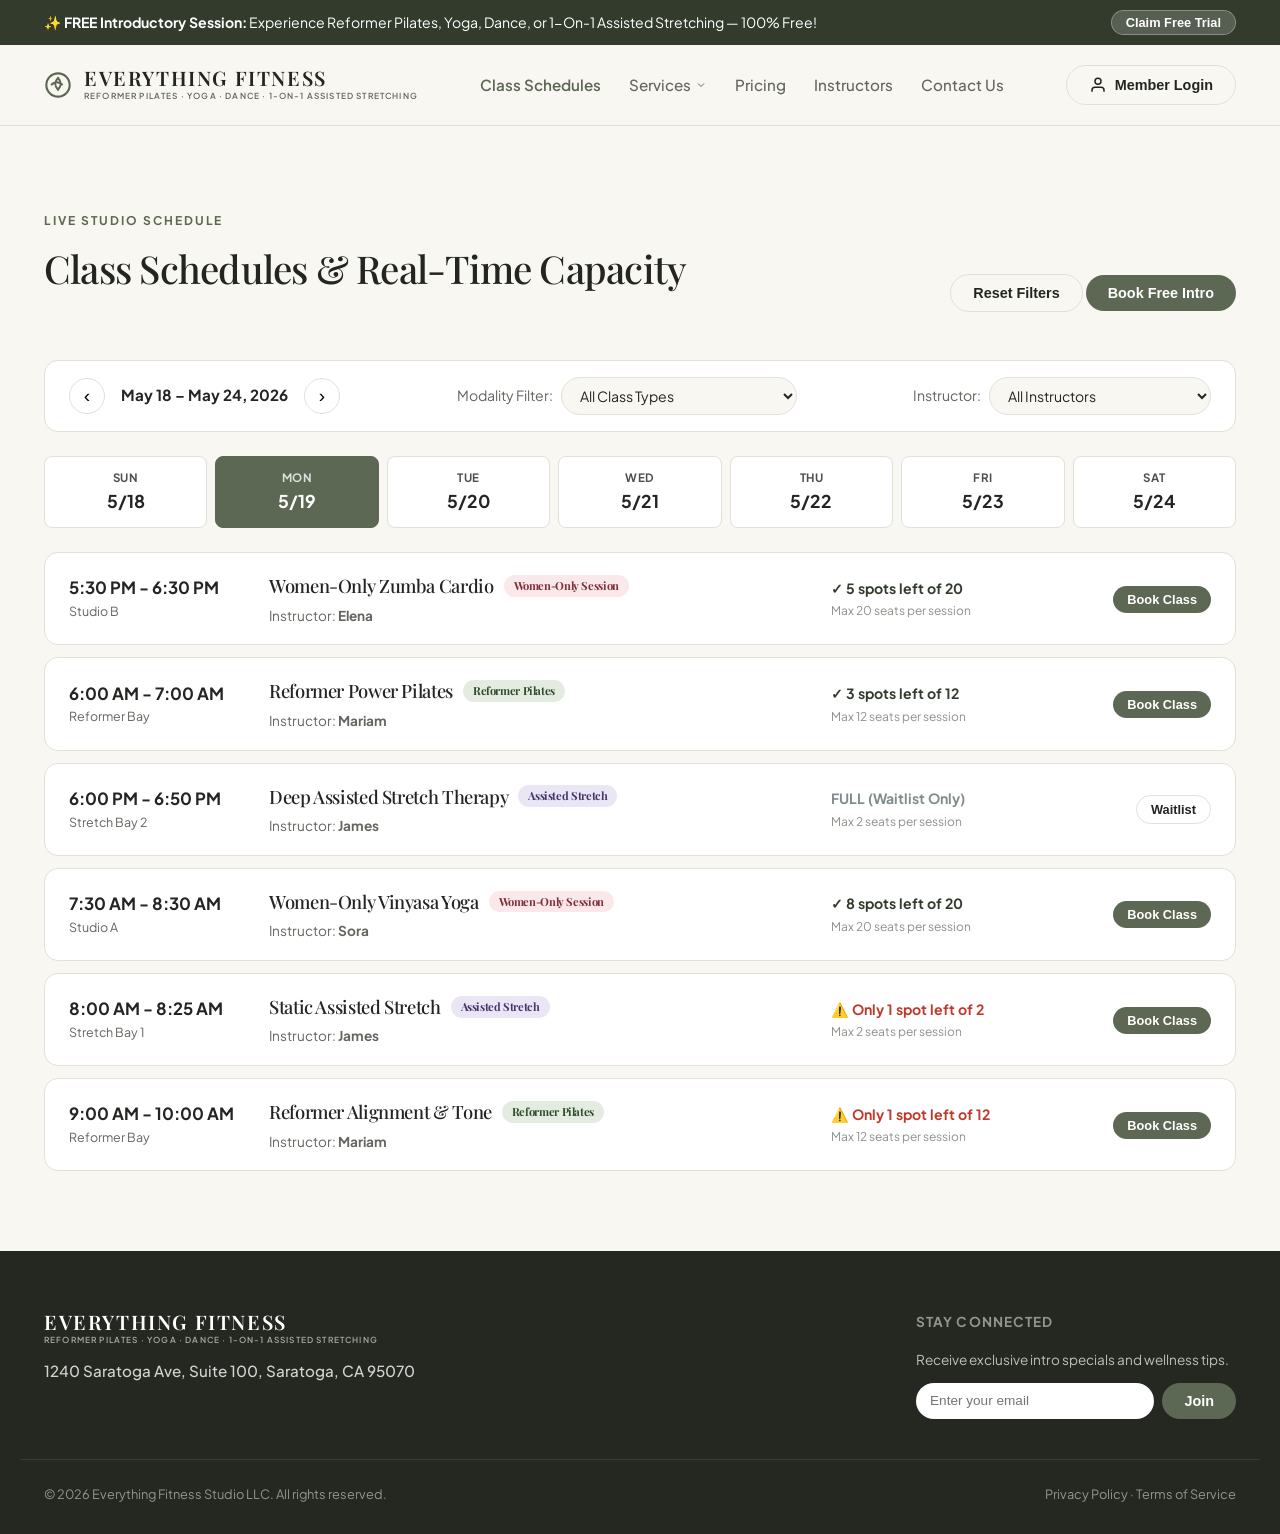
<file: schedule.html>
<!DOCTYPE html>
<html lang="en">
<head>
  <meta charset="UTF-8">
  <meta name="viewport" content="width=device-width, initial-scale=1.0">
  <title>Class Schedules | Everything Fitness Studio</title>
  <link rel="preconnect" href="https://fonts.googleapis.com">
  <link rel="preconnect" href="https://fonts.gstatic.com" crossorigin>
  <link href="https://fonts.googleapis.com/css2?family=Plus+Jakarta+Sans:ital,wght@0,300;0,400;0,500;0,600;0,700;1,400&family=Playfair+Display:ital,wght@0,400;0,500;0,600;1,400&display=swap" rel="stylesheet">
  <link rel="stylesheet" href="styles.css">
</head>
<body>

  <!-- TOP ANNOUNCEMENT BANNER -->
  <div class="top-banner">
    <div class="container top-banner-content">
      <span>✨ <strong>FREE Introductory Session:</strong> Experience Reformer Pilates, Yoga, Dance, or 1-On-1 Assisted Stretching — 100% Free!</span>
      <button class="btn-banner" onclick="openIntroModal()">Claim Free Trial</button>
    </div>
  </div>

  <!-- NAVIGATION HEADER -->
  <header class="site-header" id="siteHeader">
    <div class="container header-container">
      <a href="index.html" class="brand-logo">
        <svg class="logo-icon" width="28" height="28" viewBox="0 0 24 24" fill="none" stroke="currentColor" stroke-width="1.8">
          <circle cx="12" cy="12" r="10"/>
          <path d="M12 6c-3 3-3 7 0 10 3-3 3-7 0-10z"/>
          <path d="M6 12c3-3 7-3 10 0-3 3-7 0-10z"/>
        </svg>
        <div class="logo-text">
          <span class="logo-title">EVERYTHING FITNESS</span>
          <span class="logo-subtitle">REFORMER PILATES · YOGA · DANCE · 1-ON-1 ASSISTED STRETCHING</span>
        </div>
      </a>

      <nav class="main-nav">
        <ul>
          <li><a href="schedule.html" class="nav-link active">Class Schedules</a></li>
          <li class="has-megamenu">
            <a href="contact.html" class="nav-link">Services <svg width="12" height="12" viewBox="0 0 24 24" fill="none" stroke="currentColor" stroke-width="2"><path d="M6 9l6 6 6-6"/></svg></a>
            <div class="mega-menu dropdown-sm">
              <div class="mega-col">
                <h4><span class="icon">✨</span> SPECIAL SERVICES</h4>
                <ul>
                  <li><a href="contact.html?subject=Private%20Parties">Private Parties</a></li>
                  <li><a href="contact.html?subject=Corporate%20Wellness">Corporate Wellness</a></li>
                  <li><a href="schedule.html?type=stretch">1-On-1 Stretch Therapy</a></li>
                </ul>
              </div>
            </div>
          </li>
          <li><a href="pricing.html" class="nav-link">Pricing</a></li>
          <li><a href="instructors.html" class="nav-link">Instructors</a></li>
          <li><a href="contact.html" class="nav-link">Contact Us</a></li>
        </ul>
      </nav>

      <div class="header-actions">
        <button class="btn btn-outline" id="loginBtn" onclick="openAuthModal()">
          <svg width="18" height="18" viewBox="0 0 24 24" fill="none" stroke="currentColor" stroke-width="2"><path d="M20 21v-2a4 4 0 0 0-4-4H8a4 4 0 0 0-4 4v2"/><circle cx="12" cy="7" r="4"/></svg>
          <span id="loginBtnText">Member Login</span>
        </button>
      </div>
    </div>
  </header>

  <!-- CLASS SCHEDULE SECTION -->
  <section class="schedule-section">
    <div class="container">
      <div class="section-header text-between">
        <div>
          <span class="section-tag">LIVE STUDIO SCHEDULE</span>
          <h2>Class Schedules & Real-Time Capacity</h2>
        </div>
        <div class="header-btns">
          <button class="btn btn-outline" onclick="resetScheduleFilters()">Reset Filters</button>
          <button class="btn btn-primary" onclick="openIntroModal()">Book Free Intro</button>
        </div>
      </div>

      <!-- SCHEDULE FILTERS & NAVIGATION -->
      <div class="schedule-controls">
        <div class="date-navigator">
          <button class="btn-icon" id="prevWeek" onclick="changeWeek(-1)">‹</button>
          <span class="current-date-range" id="dateRangeText">May 18 – May 24, 2026</span>
          <button class="btn-icon" id="nextWeek" onclick="changeWeek(1)">›</button>
        </div>

        <div class="filter-group">
          <label>Modality Filter:</label>
          <select id="typeFilter" onchange="applyScheduleFilters()">
            <option value="all">All Class Types</option>
            <option value="reformer">Reformer Pilates</option>
            <option value="yoga">Yoga Flow</option>
            <option value="zumba">High-Energy Zumba / U-Jam</option>
            <option value="stretch">1-On-1 Assisted Stretch</option>
            <option value="women">Women-Only Sessions</option>
          </select>
        </div>

        <div class="filter-group">
          <label>Instructor:</label>
          <select id="instructorFilter" onchange="applyScheduleFilters()">
            <option value="all">All Instructors</option>
            <option value="Mariam">Mariam K. (Pilates Lead)</option>
            <option value="Sora">Sora T. (Yoga Master)</option>
            <option value="James">James L. (Lead Flexologist)</option>
            <option value="Elena">Elena R. (Zumba Director)</option>
          </select>
        </div>
      </div>

      <!-- DAY TABS -->
      <div class="day-tabs" id="dayTabsContainer">
        <!-- JS populates day tabs -->
      </div>

      <!-- SCHEDULE TIME-ROW LIST CONTAINER -->
      <div class="schedule-rows-container" id="scheduleGrid">
        <!-- JS populates time-based rows -->
      </div>
    </div>
  </section>

  <!-- FOOTER -->
  <footer class="site-footer">
    <div class="container footer-container">
      <div class="footer-brand">
        <div class="logo-text">
          <span class="logo-title">EVERYTHING FITNESS</span>
          <span class="logo-subtitle">REFORMER PILATES · YOGA · DANCE · 1-ON-1 ASSISTED STRETCHING</span>
        </div>
        <p class="footer-address-text">1240 Saratoga Ave, Suite 100, Saratoga, CA 95070</p>
      </div>
      <div class="footer-newsletter">
        <h4>Stay Connected</h4>
        <p>Receive exclusive intro specials and wellness tips.</p>
        <div class="newsletter-input">
          <input type="email" placeholder="Enter your email">
          <button class="btn btn-primary" onclick="alert('Thank you for subscribing!')">Join</button>
        </div>
      </div>
    </div>
    <div class="container footer-bottom">
      <p>© 2026 Everything Fitness Studio LLC. All rights reserved.</p>
      <div class="footer-legal">
        <a href="#">Privacy Policy</a> · <a href="#">Terms of Service</a>
      </div>
    </div>
  </footer>

  <!-- MODALS -->
  <div class="modal-overlay" id="introModal">
    <div class="modal-card">
      <button class="modal-close" onclick="closeIntroModal()">×</button>
      <div class="modal-header">
        <span class="modal-tag">100% FREE INTRODUCTORY SESSION</span>
        <h2>Claim Your Free First Class</h2>
        <p>Select your preferred modality below to secure your free trial spot.</p>
      </div>
      <form id="introForm" onsubmit="handleIntroSubmit(event)">
        <div class="form-group">
          <label>Select Free Intro Modality</label>
          <div class="modality-radio-group">
            <label class="radio-card">
              <input type="radio" name="introModality" value="Reformer Pilates" checked>
              <div class="radio-content">
                <strong>Reformer Pilates Intro</strong>
                <span>30-min machine orientation & core flow</span>
              </div>
            </label>
            <label class="radio-card">
              <input type="radio" name="introModality" value="Women-Only Session">
              <div class="radio-content">
                <strong>Women-Only Workout Trial</strong>
                <span>Dedicated female-only Reformer, Yoga, or Zumba class</span>
              </div>
            </label>
            <label class="radio-card">
              <input type="radio" name="introModality" value="Yoga / Zumba Flow">
              <div class="radio-content">
                <strong>Yoga / Zumba Trial</strong>
                <span>Full 50-min energizing or soothing class</span>
              </div>
            </label>
            <label class="radio-card">
              <input type="radio" name="introModality" value="1-On-1 Assisted Stretch">
              <div class="radio-content">
                <strong>1-On-1 Assisted Stretch Demo</strong>
                <span>15-min mobility assessment & stretch</span>
              </div>
            </label>
          </div>
        </div>
        <div class="form-row">
          <div class="form-group"><label>Full Name</label><input type="text" id="introName" placeholder="Mostafa Mansour" required></div>
          <div class="form-group"><label>Phone Number</label><input type="tel" id="introPhone" placeholder="(408) 555-0123" required></div>
        </div>
        <div class="form-group"><label>Email Address</label><input type="email" id="introEmail" placeholder="you@example.com" required></div>
        <button type="submit" class="btn btn-primary btn-full btn-lg">Confirm My Free Spot</button>
      </form>
    </div>
  </div>

  <div class="modal-overlay" id="bookingModal">
    <div class="modal-card">
      <button class="modal-close" onclick="closeBookingModal()">×</button>
      <div class="modal-header">
        <span class="modal-tag" id="bookModalTag">CLASS BOOKING</span>
        <h2 id="bookModalTitle">Confirm Reservation</h2>
        <p id="bookModalDetails">Time: -- | Instructor: --</p>
      </div>
      <div class="spot-capacity-alert" id="spotCapacityAlert">
        <span id="spotAlertText">Only 2 spots left! Book now to secure your spot.</span>
      </div>
      <form id="classBookingForm" onsubmit="handleClassBookingSubmit(event)">
        <div class="form-group"><label>Your Name</label><input type="text" id="bookName" placeholder="Mostafa M." required></div>
        <div class="form-group"><label>Email Address</label><input type="email" id="bookEmail" placeholder="you@example.com" required></div>
        <div class="form-group">
          <label>Pass / Membership Credit</label>
          <select id="bookPassType">
            <option value="intro">Free Introductory Pass ($0.00)</option>
            <option value="unlimited">Use Active Membership Pass</option>
            <option value="dropin">Single Drop-in ($28.00)</option>
          </select>
        </div>
        <button type="submit" class="btn btn-primary btn-full btn-lg">Complete Reservation</button>
      </form>
    </div>
  </div>

    <!-- MODAL 3: MEMBER AUTHENTICATION & DASHBOARD -->
  <div class="modal-overlay" id="authModal">
    <div class="modal-card auth-modal-card">
      <button class="modal-close" onclick="closeAuthModal()">×</button>

      <!-- AUTH FORM VIEW -->
      <div id="authFormView">
        <div class="modal-header text-center">
          <div class="auth-brand-icon">
            <svg width="32" height="32" viewBox="0 0 24 24" fill="none" stroke="#5c6853" stroke-width="2"><circle cx="12" cy="12" r="10"/><path d="M12 6c-3 3-3 7 0 10 3-3 3-7 0-10z"/></svg>
          </div>
          <h2>Welcome Back!</h2>
          <p>Log in to your Everything Fitness Studio account to manage bookings and packages.</p>
        </div>

        <form id="loginForm" onsubmit="handleLoginSubmit(event)">
          <div class="form-group">
            <label>Email Address</label>
            <input type="email" id="loginEmail" value="mostafa@example.com" placeholder="you@example.com" required>
          </div>
          <div class="form-group">
            <div class="label-row">
              <label>Password</label>
              <a href="#" class="forgot-link" onclick="alert('Password reset link sent to your email!')">Forgot Password?</a>
            </div>
            <input type="password" id="loginPassword" value="••••••••" placeholder="Password" required>
          </div>

          <button type="submit" class="btn btn-primary btn-full btn-lg">Log In</button>

          <div class="auth-divider"><span>OR</span></div>

          <button type="button" class="btn btn-google btn-full" onclick="handleGoogleLogin()">
            <svg width="18" height="18" viewBox="0 0 24 24"><path fill="#4285F4" d="M22.56 12.25c0-.78-.07-1.53-.2-2.25H12v4.26h5.92c-.26 1.37-1.04 2.53-2.21 3.31v2.77h3.57c2.08-1.92 3.28-4.74 3.28-8.09z"/><path fill="#34A853" d="M12 23c2.97 0 5.46-.98 7.28-2.66l-3.57-2.77c-.98.66-2.23 1.06-3.71 1.06-2.86 0-5.29-1.93-6.16-4.53H2.18v2.84C3.99 20.53 7.7 23 12 23z"/><path fill="#FBBC05" d="M5.84 14.09c-.22-.66-.35-1.36-.35-2.09s.13-1.43.35-2.09V7.06H2.18C1.43 8.55 1 10.22 1 12s.43 3.45 1.18 4.94l2.85-2.22.81-.63z"/><path fill="#EA4335" d="M12 5.38c1.62 0 3.06.56 4.21 1.64l3.15-3.15C17.45 2.09 14.97 1 12 1 7.7 1 3.99 3.47 2.18 7.06l3.66 2.84c.87-2.6 3.3-4.52 6.16-4.52z"/></svg>
            Continue with Google
          </button>
        </form>

        <div class="auth-footer text-center">
          Don't have an account? <a href="#" onclick="openIntroModal(); closeAuthModal();">Sign up for Free Intro</a>
        </div>
      </div>

      <!-- MEMBER DASHBOARD VIEW (Shown after login) -->
      <div id="authDashboardView" style="display: none;">
        <div class="user-profile-header">
          <div class="avatar-circle">MM</div>
          <div>
            <h3 id="dashUserName">Mostafa M.</h3>
            <span class="user-tier-badge">Unlimited Everything VIP Member</span>
          </div>
        </div>

        <div class="dash-nav-list">
          <div class="dash-nav-item active" id="tabBookingsBtn" onclick="showDashTab('bookings')">
            <svg width="18" height="18" viewBox="0 0 24 24" fill="none" stroke="currentColor" stroke-width="2"><rect x="3" y="4" width="18" height="18" rx="2"/><line x1="16" y1="2" x2="16" y2="6"/><line x1="8" y1="2" x2="8" y2="6"/><line x1="3" y1="10" x2="21" y2="10"/></svg>
            <span>My Bookings</span>
            <span class="badge-count" id="dashBookingCount">2 Active</span>
          </div>
          <div class="dash-nav-item" id="tabPackagesBtn" onclick="showDashTab('packages')">
            <svg width="18" height="18" viewBox="0 0 24 24" fill="none" stroke="currentColor" stroke-width="2"><path d="M21 16V8a2 2 0 0 0-1-1.73l-7-4a2 2 0 0 0-2 0l-7 4A2 2 0 0 0 3 8v8a2 2 0 0 0 1 1.73l7 4a2 2 0 0 0 2 0l7-4A2 2 0 0 0 21 16z"/></svg>
            <span>My Packages & Credits</span>
          </div>
          <div class="dash-nav-item" id="tabPaymentsBtn" onclick="showDashTab('payments')">
            <svg width="18" height="18" viewBox="0 0 24 24" fill="none" stroke="currentColor" stroke-width="2"><rect x="1" y="4" width="22" height="16" rx="2"/><line x1="1" y1="10" x2="23" y2="10"/></svg>
            <span>Payment Methods</span>
          </div>
          <div class="dash-nav-item" id="tabHistoryBtn" onclick="showDashTab('history')">
            <svg width="18" height="18" viewBox="0 0 24 24" fill="none" stroke="currentColor" stroke-width="2"><path d="M14 2H6a2 2 0 0 0-2 2v16a2 2 0 0 0 2 2h12a2 2 0 0 0 2-2V8z"/><polyline points="14 2 14 8 20 8"/></svg>
            <span>Purchase History</span>
          </div>
        </div>

        <div class="dash-content-area" id="dashContentArea">
          <!-- Populated by JS -->
        </div>

        <button class="btn btn-outline btn-full logout-btn" onclick="handleLogout()">Log Out</button>
      </div>

    </div>
  </div>


  <script src="script.js"></script>
</body>
</html>
</file>
<file: styles.css>
/* ==========================================================================
   EVERYTHING FITNESS STUDIO - STYLESHEET
   ========================================================================== */

:root {
  --bg-primary: #f8f7f2;
  --bg-secondary: #f2f0e8;
  --bg-card: #ffffff;
  --bg-card-hover: #faf9f5;
  
  --primary-sage: #5c6853;
  --primary-sage-hover: #485340;
  --primary-sage-light: #e8ede4;
  --primary-sage-dark: #323b2c;

  --text-dark: #222521;
  --text-muted: #62665e;
  --text-light: #8e928a;

  --border-color: #e2e0d8;
  --border-light: #eceae2;

  --badge-reformer-bg: #e4ece2;
  --badge-reformer-text: #2f4e2b;
  
  --badge-yoga-bg: #fbf0dd;
  --badge-yoga-text: #7a5518;

  --badge-zumba-bg: #fae8ea;
  --badge-zumba-text: #802f39;

  --badge-stretch-bg: #eae6f5;
  --badge-stretch-text: #453569;

  --shadow-sm: 0 2px 8px rgba(0,0,0,0.04);
  --shadow-md: 0 8px 24px rgba(0,0,0,0.06);
  --shadow-lg: 0 16px 40px rgba(0,0,0,0.09);

  --radius-sm: 8px;
  --radius-md: 14px;
  --radius-lg: 20px;
  --radius-pill: 999px;

  --transition: all 0.25s cubic-bezier(0.16, 1, 0.3, 1);
}

/* BASE RESET */
* {
  margin: 0;
  padding: 0;
  box-sizing: border-box;
}

html {
  scroll-behavior: smooth;
  font-size: 16px;
}

body {
  font-family: 'Plus Jakarta Sans', sans-serif;
  background-color: var(--bg-primary);
  color: var(--text-dark);
  line-height: 1.6;
  -webkit-font-smoothing: antialiased;
}

h1, h2, h3, h4, .serif {
  font-family: 'Playfair Display', Georgia, serif;
  font-weight: 500;
  letter-spacing: -0.02em;
}

a {
  color: inherit;
  text-decoration: none;
}

ul {
  list-style: none;
}

.container {
  width: 100%;
  max-width: 1240px;
  margin: 0 auto;
  padding: 0 24px;
}

/* TOP ANNOUNCEMENT BANNER */
.top-banner {
  background-color: var(--primary-sage-dark);
  color: #ffffff;
  padding: 10px 0;
  font-size: 0.88rem;
}

.top-banner-content {
  display: flex;
  justify-content: space-between;
  align-items: center;
  gap: 16px;
}

.btn-banner {
  background-color: rgba(255,255,255,0.18);
  color: #ffffff;
  border: 1px solid rgba(255,255,255,0.3);
  padding: 4px 14px;
  border-radius: var(--radius-pill);
  font-size: 0.8rem;
  font-weight: 600;
  cursor: pointer;
  transition: var(--transition);
}

.btn-banner:hover {
  background-color: #ffffff;
  color: var(--primary-sage-dark);
}

/* SITE HEADER */
.site-header {
  position: sticky;
  top: 0;
  z-index: 100;
  background-color: rgba(248, 247, 242, 0.95);
  backdrop-filter: blur(12px);
  border-bottom: 1px solid var(--border-color);
  transition: var(--transition);
}

.header-container {
  display: flex;
  align-items: center;
  justify-content: space-between;
  height: 80px;
}

.brand-logo {
  display: flex;
  align-items: center;
  gap: 12px;
  color: var(--primary-sage);
}

.logo-text {
  display: flex;
  flex-direction: column;
}

.logo-title {
  font-family: 'Playfair Display', serif;
  font-size: 1.25rem;
  font-weight: 600;
  letter-spacing: 0.08em;
  color: var(--text-dark);
  line-height: 1.1;
}

.logo-subtitle {
  font-size: 0.52rem;
  letter-spacing: 0.14em;
  color: var(--text-muted);
  font-weight: 600;
  text-transform: uppercase;
}

/* MAIN NAVIGATION */
.main-nav > ul {
  display: flex;
  align-items: center;
  gap: 28px;
}

.nav-link {
  font-size: 0.95rem;
  font-weight: 500;
  color: var(--text-muted);
  transition: var(--transition);
  padding: 8px 0;
  display: flex;
  align-items: center;
  gap: 4px;
}

.nav-link:hover, .nav-link.active {
  color: var(--primary-sage);
  font-weight: 600;
}

/* MEGA MENU & DROPDOWNS */
.has-megamenu {
  position: relative;
}

.mega-menu.dropdown-sm {
  position: absolute;
  top: 100%;
  left: 0;
  width: 260px;
  background-color: var(--bg-card);
  border: 1px solid var(--border-color);
  border-radius: var(--radius-md);
  box-shadow: var(--shadow-lg);
  padding: 20px;
  opacity: 0;
  visibility: hidden;
  transform: translateY(10px);
  transition: var(--transition);
  pointer-events: none;
}

.has-megamenu:hover .mega-menu {
  opacity: 1;
  visibility: visible;
  transform: translateY(0);
  pointer-events: auto;
}

.mega-col h4 {
  font-family: 'Plus Jakarta Sans', sans-serif;
  font-size: 0.75rem;
  font-weight: 700;
  letter-spacing: 0.1em;
  color: var(--text-light);
  margin-bottom: 12px;
  display: flex;
  align-items: center;
  gap: 6px;
}

.mega-col ul li {
  margin-bottom: 10px;
}

.mega-col ul li a {
  font-size: 0.88rem;
  color: var(--text-dark);
  transition: var(--transition);
}

.mega-col ul li a:hover {
  color: var(--primary-sage);
  padding-left: 4px;
}

/* BUTTONS */
.header-actions {
  display: flex;
  align-items: center;
  gap: 12px;
}

.btn {
  display: inline-flex;
  align-items: center;
  justify-content: center;
  gap: 8px;
  padding: 10px 22px;
  border-radius: var(--radius-pill);
  font-size: 0.9rem;
  font-weight: 600;
  cursor: pointer;
  transition: var(--transition);
  border: none;
  outline: none;
}

.btn-sm {
  padding: 6px 14px;
  font-size: 0.8rem;
}

.btn-lg {
  padding: 14px 32px;
  font-size: 1rem;
}

.btn-primary {
  background-color: var(--primary-sage);
  color: #ffffff;
}

.btn-primary:hover {
  background-color: var(--primary-sage-hover);
  transform: translateY(-1px);
  box-shadow: var(--shadow-sm);
}

.btn-secondary {
  background-color: var(--bg-card);
  color: var(--text-dark);
  border: 1px solid var(--border-color);
}

.btn-secondary:hover {
  background-color: var(--bg-secondary);
  border-color: var(--primary-sage);
}

.btn-outline {
  background-color: transparent;
  color: var(--text-dark);
  border: 1px solid var(--border-color);
}

.btn-outline:hover {
  border-color: var(--primary-sage);
  color: var(--primary-sage);
  background-color: rgba(92, 104, 83, 0.05);
}

.btn-text {
  background: none;
  border: none;
  color: var(--primary-sage);
  font-weight: 600;
  padding: 0;
  font-size: 0.9rem;
  cursor: pointer;
}

.btn-text:hover {
  text-decoration: underline;
}

.btn-full {
  width: 100%;
}

/* HERO SECTION */
.hero-section {
  padding: 60px 0 80px 0;
}

.hero-container {
  display: grid;
  grid-template-columns: 1fr 1fr;
  gap: 50px;
  align-items: center;
}

.subheading-tag {
  display: inline-block;
  font-size: 0.78rem;
  font-weight: 700;
  letter-spacing: 0.16em;
  color: var(--primary-sage);
  margin-bottom: 12px;
  text-transform: uppercase;
}

.hero-title {
  font-size: 3.3rem;
  line-height: 1.1;
  color: var(--text-dark);
  margin-bottom: 20px;
}

.hero-title em {
  font-style: italic;
  font-weight: 400;
  color: var(--primary-sage-dark);
}

.hero-description {
  font-size: 1.1rem;
  color: var(--text-muted);
  margin-bottom: 28px;
  max-width: 520px;
}

.hero-cta-group {
  display: flex;
  gap: 16px;
  margin-bottom: 32px;
}

/* HERO PROMO BOX */
.hero-promo-box {
  background-color: var(--primary-sage-light);
  border: 1px solid var(--primary-sage);
  border-radius: var(--radius-md);
  padding: 18px 22px;
  margin-top: 16px;
}

.hero-promo-box h3 {
  font-size: 1.1rem;
  color: var(--primary-sage-dark);
  margin-bottom: 6px;
  font-weight: 700;
}

.hero-promo-box p {
  font-size: 0.88rem;
  color: var(--text-dark);
  line-height: 1.5;
}

/* HERO 4-SPLIT QUADRANT IMAGE GRID */
.hero-quadrant-wrapper {
  position: relative;
  display: flex;
  flex-direction: column;
  align-items: center;
}

.quadrant-grid {
  display: grid;
  grid-template-columns: 1fr 1fr;
  gap: 12px;
  border-radius: var(--radius-lg);
  overflow: hidden;
  box-shadow: var(--shadow-lg);
  background-color: var(--border-color);
  padding: 4px;
  width: 100%;
}

.quadrant-item {
  position: relative;
  height: 230px;
  overflow: hidden;
  border-radius: var(--radius-md);
  cursor: pointer;
}

.quadrant-item img {
  width: 100%;
  height: 100%;
  object-fit: cover;
  transition: transform 0.4s ease;
  display: block;
}

.quadrant-item:hover img {
  transform: scale(1.06);
}

.quadrant-overlay {
  position: absolute;
  bottom: 0;
  left: 0;
  right: 0;
  padding: 12px 14px;
  background: linear-gradient(0deg, rgba(30, 34, 28, 0.82) 0%, rgba(30, 34, 28, 0) 100%);
  color: #ffffff;
  display: flex;
  align-items: flex-end;
}

.quadrant-overlay span {
  font-family: 'Playfair Display', serif;
  font-size: 1.05rem;
  font-weight: 600;
  letter-spacing: 0.02em;
}

/* CENTERED FREE TRIAL BADGE DIRECTLY UNDER 4 IMAGES */
.badge-free-trial-centered {
  margin-top: 18px;
  background: #ffffff;
  padding: 10px 24px;
  border-radius: var(--radius-pill);
  box-shadow: var(--shadow-md);
  display: flex;
  align-items: center;
  gap: 12px;
  font-size: 0.88rem;
  font-weight: 600;
  border: 1px solid var(--border-color);
  width: fit-content;
}

.tag-free {
  background-color: var(--primary-sage);
  color: #fff;
  font-size: 0.72rem;
  font-weight: 700;
  padding: 3px 10px;
  border-radius: var(--radius-pill);
}

/* SECTION HEADERS */
.section-header {
  margin-bottom: 48px;
}

.section-header.text-center {
  text-align: center;
  max-width: 680px;
  margin-left: auto;
  margin-right: auto;
}

.section-header.text-between {
  display: flex;
  justify-content: space-between;
  align-items: flex-end;
}

.section-tag {
  display: inline-block;
  font-size: 0.75rem;
  font-weight: 700;
  letter-spacing: 0.16em;
  color: var(--primary-sage);
  margin-bottom: 8px;
  text-transform: uppercase;
}

.section-header h2 {
  font-size: 2.4rem;
  margin-bottom: 12px;
  color: var(--text-dark);
}

.section-header p {
  color: var(--text-muted);
  font-size: 1.05rem;
}

/* OFFERINGS GRID */
.offerings-section {
  padding: 80px 0;
  background-color: var(--bg-secondary);
}

.offerings-grid {
  display: grid;
  grid-template-columns: repeat(4, 1fr);
  gap: 24px;
}

.offering-card {
  background-color: var(--bg-card);
  padding: 32px 24px;
  border-radius: var(--radius-md);
  border: 1px solid var(--border-color);
  box-shadow: var(--shadow-sm);
  transition: var(--transition);
  display: flex;
  flex-direction: column;
}

.offering-card:hover {
  transform: translateY(-4px);
  box-shadow: var(--shadow-md);
  border-color: var(--primary-sage);
}

.offering-card.highlight-card {
  border: 2px solid var(--primary-sage);
  background-color: #fafbf9;
}

.card-icon-header {
  display: flex;
  justify-content: space-between;
  align-items: center;
  margin-bottom: 20px;
}

.icon-bubble {
  width: 52px;
  height: 52px;
  border-radius: var(--radius-sm);
  display: flex;
  align-items: center;
  justify-content: center;
}

.icon-bubble.sage { background-color: var(--badge-reformer-bg); color: var(--badge-reformer-text); }
.icon-bubble.amber { background-color: var(--badge-yoga-bg); color: var(--badge-yoga-text); }
.icon-bubble.rose { background-color: var(--badge-zumba-bg); color: var(--badge-zumba-text); }
.icon-bubble.lavender { background-color: var(--badge-stretch-bg); color: var(--badge-stretch-text); }

.offering-card h3 {
  font-size: 1.4rem;
  margin-bottom: 10px;
}

.offering-card p {
  font-size: 0.9rem;
  color: var(--text-muted);
  margin-bottom: 20px;
  flex-grow: 1;
}

.card-features {
  margin-bottom: 24px;
}

.card-features li {
  font-size: 0.85rem;
  color: var(--text-dark);
  margin-bottom: 8px;
  display: flex;
  align-items: center;
  gap: 8px;
}

/* INTRO PROMO SECTION */
.intro-promo-section {
  padding: 60px 0 30px 0;
}

.intro-promo-card {
  background: linear-gradient(135deg, #4d5843 0%, #323b2c 100%);
  color: #ffffff;
  padding: 48px;
  border-radius: var(--radius-lg);
  display: flex;
  align-items: center;
  justify-content: space-between;
  gap: 40px;
  box-shadow: var(--shadow-lg);
}

.promo-pill {
  display: inline-block;
  background-color: rgba(255,255,255,0.15);
  color: #ffffff;
  font-size: 0.72rem;
  font-weight: 700;
  letter-spacing: 0.1em;
  padding: 4px 12px;
  border-radius: var(--radius-pill);
  margin-bottom: 12px;
}

.intro-promo-text h2 {
  font-size: 2.2rem;
  color: #ffffff;
  margin-bottom: 10px;
}

.intro-promo-text p {
  color: rgba(255,255,255,0.85);
  max-width: 580px;
  margin-bottom: 20px;
}

.intro-perks {
  display: flex;
  gap: 20px;
  font-size: 0.85rem;
  color: rgba(255,255,255,0.9);
  font-weight: 500;
}

.intro-promo-cta {
  display: flex;
  flex-direction: column;
  align-items: center;
  gap: 8px;
  min-width: 260px;
}

.intro-promo-cta small {
  color: rgba(255,255,255,0.6);
  font-size: 0.75rem;
}

/* WOMEN-ONLY WORKOUTS SECTION */
.women-only-section {
  padding: 30px 0 60px 0;
}

.women-promo-card {
  background: linear-gradient(135deg, #3a4735 0%, #252e22 100%);
  border: 1px solid rgba(255,255,255,0.1);
}

.women-pill {
  background-color: rgba(250, 232, 234, 0.22);
  color: #fbe3e5;
}

.women-btn {
  background-color: #6b7761;
}

.women-btn:hover {
  background-color: #57634d;
}

/* SCHEDULE SECTION (ROW LAYOUT) */
.schedule-section {
  padding: 80px 0;
}

.schedule-controls {
  display: flex;
  justify-content: space-between;
  align-items: center;
  background-color: var(--bg-card);
  padding: 16px 24px;
  border-radius: var(--radius-md);
  border: 1px solid var(--border-color);
  margin-bottom: 24px;
  gap: 20px;
}

.date-navigator {
  display: flex;
  align-items: center;
  gap: 16px;
}

.btn-icon {
  width: 36px;
  height: 36px;
  border-radius: 50%;
  border: 1px solid var(--border-color);
  background: var(--bg-card);
  cursor: pointer;
  font-size: 1.2rem;
  display: flex;
  align-items: center;
  justify-content: center;
  transition: var(--transition);
}

.btn-icon:hover {
  background-color: var(--bg-secondary);
  border-color: var(--primary-sage);
}

.current-date-range {
  font-weight: 700;
  font-size: 0.95rem;
}

.filter-group {
  display: flex;
  align-items: center;
  gap: 8px;
  font-size: 0.88rem;
  color: var(--text-muted);
}

.filter-group select {
  padding: 8px 14px;
  border-radius: var(--radius-pill);
  border: 1px solid var(--border-color);
  background-color: var(--bg-primary);
  font-family: inherit;
  font-size: 0.88rem;
  color: var(--text-dark);
  outline: none;
  cursor: pointer;
}

/* DAY TABS */
.day-tabs {
  display: grid;
  grid-template-columns: repeat(7, 1fr);
  gap: 8px;
  margin-bottom: 24px;
}

.day-tab {
  background-color: var(--bg-card);
  border: 1px solid var(--border-color);
  border-radius: var(--radius-sm);
  padding: 12px 8px;
  text-align: center;
  cursor: pointer;
  transition: var(--transition);
}

.day-tab:hover {
  background-color: var(--bg-secondary);
}

.day-tab.active {
  background-color: var(--primary-sage);
  color: #ffffff;
  border-color: var(--primary-sage);
}

.day-tab .day-name {
  display: block;
  font-size: 0.72rem;
  font-weight: 700;
  text-transform: uppercase;
  letter-spacing: 0.05em;
  opacity: 0.8;
}

.day-tab .day-date {
  display: block;
  font-size: 1.1rem;
  font-weight: 700;
}

/* TIME-ROW SCHEDULE LIST STYLES */
.schedule-rows-container {
  display: flex;
  flex-direction: column;
  gap: 12px;
}

.schedule-time-row {
  background-color: var(--bg-card);
  border: 1px solid var(--border-color);
  border-radius: var(--radius-md);
  padding: 18px 24px;
  display: grid;
  grid-template-columns: 180px 1fr 220px 140px;
  align-items: center;
  gap: 20px;
  transition: var(--transition);
}

.schedule-time-row:hover {
  border-color: var(--primary-sage);
  box-shadow: var(--shadow-sm);
  background-color: var(--bg-card-hover);
}

.time-col {
  display: flex;
  flex-direction: column;
}

.time-col .slot-time {
  font-size: 1.05rem;
  font-weight: 700;
  color: var(--text-dark);
}

.time-col .slot-room {
  font-size: 0.78rem;
  color: var(--text-muted);
}

.class-info-col h4 {
  font-size: 1.15rem;
  margin-bottom: 4px;
  display: flex;
  align-items: center;
  gap: 10px;
}

.slot-badge {
  font-size: 0.7rem;
  font-weight: 700;
  padding: 2px 10px;
  border-radius: var(--radius-pill);
}

.slot-badge.cap-reformer { background-color: var(--badge-reformer-bg); color: var(--badge-reformer-text); }
.slot-badge.cap-yoga { background-color: var(--badge-yoga-bg); color: var(--badge-yoga-text); }
.slot-badge.cap-zumba { background-color: var(--badge-zumba-bg); color: var(--badge-zumba-text); }
.slot-badge.cap-stretch { background-color: var(--badge-stretch-bg); color: var(--badge-stretch-text); }
.slot-badge.cap-women { background-color: #fae8ea; color: #802f39; }

.class-info-col p {
  font-size: 0.85rem;
  color: var(--text-muted);
}

.capacity-col {
  display: flex;
  flex-direction: column;
  align-items: flex-start;
  gap: 2px;
}

.spots-remaining {
  font-size: 0.88rem;
  font-weight: 700;
}

.spots-remaining.urgent { color: #c0392b; }
.spots-remaining.available { color: var(--primary-sage-dark); }
.spots-remaining.full { color: #7f8c8d; }

.capacity-subtitle {
  font-size: 0.75rem;
  color: var(--text-light);
}

.action-col {
  text-align: right;
}

/* PRICING SECTION (SEPARATED BLOCKS) */
.pricing-section {
  padding: 80px 0;
  background-color: var(--bg-secondary);
}

.pricing-category-block {
  background-color: var(--bg-primary);
  border: 1px solid var(--border-color);
  border-radius: var(--radius-lg);
  padding: 36px 32px;
}

.category-title-box {
  margin-bottom: 24px;
}

.category-tag {
  display: inline-block;
  font-size: 0.72rem;
  font-weight: 700;
  letter-spacing: 0.12em;
  color: var(--primary-sage);
  background-color: var(--primary-sage-light);
  padding: 2px 10px;
  border-radius: var(--radius-pill);
  margin-bottom: 6px;
}

.category-title-box h3 {
  font-size: 1.8rem;
  margin-bottom: 4px;
}

.category-title-box p {
  font-size: 0.92rem;
  color: var(--text-muted);
}

.pricing-grid {
  display: grid;
  grid-template-columns: repeat(3, 1fr);
  gap: 28px;
}

.pricing-card {
  background-color: var(--bg-card);
  border: 1px solid var(--border-color);
  border-radius: var(--radius-md);
  padding: 32px 24px;
  display: flex;
  flex-direction: column;
  position: relative;
  transition: var(--transition);
}

.pricing-card:hover {
  box-shadow: var(--shadow-md);
}

.pricing-card.featured-pricing {
  border: 2px solid var(--primary-sage);
  background-color: #fafbf9;
  box-shadow: var(--shadow-md);
}

.popular-ribbon {
  position: absolute;
  top: -14px;
  left: 50%;
  transform: translateX(-50%);
  background-color: var(--primary-sage);
  color: #ffffff;
  font-size: 0.68rem;
  font-weight: 800;
  letter-spacing: 0.1em;
  padding: 4px 16px;
  border-radius: var(--radius-pill);
}

.card-header h3 {
  font-size: 1.4rem;
  margin-bottom: 6px;
}

.card-header p {
  font-size: 0.85rem;
  color: var(--text-muted);
  margin-bottom: 16px;
  min-height: 38px;
}

.price-box {
  display: flex;
  align-items: baseline;
  gap: 4px;
  margin-bottom: 4px;
}

.currency {
  font-size: 1.4rem;
  font-weight: 700;
}

.price-val {
  font-size: 3rem;
  font-weight: 800;
  line-height: 1;
}

.period {
  font-size: 0.88rem;
  color: var(--text-muted);
}

.price-sub {
  display: block;
  font-size: 0.8rem;
  color: var(--primary-sage-dark);
  font-weight: 600;
  margin-bottom: 24px;
}

.pricing-features {
  margin-bottom: 28px;
  flex-grow: 1;
}

.pricing-features li {
  font-size: 0.88rem;
  color: var(--text-dark);
  margin-bottom: 10px;
  padding-bottom: 10px;
  border-bottom: 1px dashed var(--border-light);
}

/* COMPETITOR COMPARISON TABLE */
.comparison-container {
  background-color: var(--bg-card);
  border-radius: var(--radius-lg);
  border: 1px solid var(--border-color);
  padding: 40px 32px;
  box-shadow: var(--shadow-sm);
}

.comparison-header {
  margin-bottom: 32px;
}

.comparison-header h3 {
  font-size: 1.8rem;
  margin-bottom: 8px;
}

.table-responsive {
  overflow-x: auto;
}

.comparison-table {
  width: 100%;
  border-collapse: collapse;
  text-align: left;
  font-size: 0.9rem;
}

.comparison-table th, .comparison-table td {
  padding: 16px;
  border-bottom: 1px solid var(--border-color);
}

.comparison-table th {
  font-weight: 700;
  color: var(--text-muted);
  background-color: var(--bg-primary);
  font-size: 0.82rem;
  text-transform: uppercase;
  letter-spacing: 0.05em;
}

.comparison-table th.highlight-col, .comparison-table td.highlight-col {
  background-color: var(--primary-sage-light);
  color: var(--primary-sage-dark);
}

.check-yes {
  color: var(--primary-sage-dark);
  font-weight: 700;
}

.check-no {
  color: #b03a2e;
}

.brand-price {
  font-size: 1rem;
  color: var(--primary-sage-dark);
}

/* OUR INSTRUCTORS SECTION */
.instructors-section {
  padding: 80px 0;
  background-color: var(--bg-primary);
}

.instructor-cards-grid {
  display: grid;
  grid-template-columns: repeat(4, 1fr);
  gap: 24px;
  margin-top: 32px;
}

.instructor-profile-card {
  background-color: var(--bg-card);
  border: 1px solid var(--border-color);
  border-radius: var(--radius-md);
  overflow: hidden;
  box-shadow: var(--shadow-sm);
  transition: var(--transition);
  display: flex;
  flex-direction: column;
}

.instructor-profile-card:hover {
  transform: translateY(-4px);
  box-shadow: var(--shadow-md);
  border-color: var(--primary-sage);
}

.instructor-profile-card img {
  width: 100%;
  height: 240px;
  object-fit: cover;
}

.instructor-info {
  padding: 20px;
  display: flex;
  flex-direction: column;
  gap: 6px;
}

.instructor-info h3 {
  font-size: 1.25rem;
}

.role-tag {
  font-size: 0.78rem;
  font-weight: 700;
  color: var(--primary-sage);
  text-transform: uppercase;
  letter-spacing: 0.05em;
}

.instructor-info p {
  font-size: 0.85rem;
  color: var(--text-muted);
  margin-top: 6px;
}

/* ABOUT & PHILOSOPHY SECTION (MOVED TO END OF PAGE) */
.philosophy-end-section {
  padding: 80px 0;
  background-color: var(--bg-secondary);
  border-top: 1px solid var(--border-color);
}

.about-container {
  display: grid;
  grid-template-columns: 1fr 1fr;
  gap: 60px;
  align-items: center;
}

.about-text h2 {
  font-size: 2.2rem;
  margin-bottom: 16px;
}

.about-text p {
  color: var(--text-muted);
  margin-bottom: 20px;
  font-size: 1rem;
  line-height: 1.7;
}

.about-image img {
  width: 100%;
  height: 440px;
  object-fit: cover;
  border-radius: var(--radius-lg);
  box-shadow: var(--shadow-md);
}

/* REVIEWS SECTION */
.reviews-section {
  padding: 80px 0;
  background-color: var(--bg-secondary);
}

.reviews-grid {
  display: grid;
  grid-template-columns: repeat(3, 1fr);
  gap: 24px;
}

.review-card {
  background-color: var(--bg-card);
  padding: 28px;
  border-radius: var(--radius-md);
  border: 1px solid var(--border-color);
  box-shadow: var(--shadow-sm);
  display: flex;
  flex-direction: column;
  justify-content: space-between;
}

.stars {
  color: #f39c12;
  font-size: 1.1rem;
  margin-bottom: 12px;
}

.review-card p {
  font-style: italic;
  font-size: 0.92rem;
  color: var(--text-muted);
  margin-bottom: 20px;
}

.reviewer strong {
  display: block;
  font-size: 0.9rem;
}

.reviewer span {
  font-size: 0.78rem;
  color: var(--text-light);
}

/* CONTACT SECTION */
.contact-section {
  padding: 80px 0;
}

.contact-container {
  display: grid;
  grid-template-columns: 1fr 1fr;
  gap: 60px;
}

.contact-details {
  display: flex;
  flex-direction: column;
  gap: 20px;
  margin-top: 24px;
}

.detail-item {
  display: flex;
  align-items: flex-start;
  gap: 16px;
  color: var(--primary-sage);
}

.detail-item div {
  display: flex;
  flex-direction: column;
}

.detail-item strong {
  color: var(--text-dark);
  font-size: 0.95rem;
}

.detail-item span {
  color: var(--text-muted);
  font-size: 0.88rem;
}

.contact-form-box {
  background-color: var(--bg-card);
  padding: 36px;
  border-radius: var(--radius-lg);
  border: 1px solid var(--border-color);
  box-shadow: var(--shadow-sm);
}

.contact-form-box h3 {
  font-size: 1.5rem;
  margin-bottom: 20px;
}

.form-group {
  margin-bottom: 18px;
}

.form-group label {
  display: block;
  font-size: 0.82rem;
  font-weight: 700;
  color: var(--text-dark);
  margin-bottom: 6px;
}

.form-group input, .form-group select, .form-group textarea {
  width: 100%;
  padding: 12px 16px;
  border-radius: var(--radius-sm);
  border: 1px solid var(--border-color);
  background-color: var(--bg-primary);
  font-family: inherit;
  font-size: 0.9rem;
  outline: none;
  transition: var(--transition);
}

.form-group input:focus, .form-group select:focus, .form-group textarea:focus {
  border-color: var(--primary-sage);
  background-color: #ffffff;
}

/* FOOTER (CLEAN TWO-COLUMN FLEX/GRID LAYOUT) */
.site-footer {
  background-color: #242821;
  color: #ffffff;
  padding: 60px 0 30px 0;
}

.footer-container {
  display: flex;
  justify-content: space-between;
  align-items: flex-start;
  gap: 40px;
  margin-bottom: 40px;
}

.footer-brand .logo-title {
  color: #ffffff;
}

.footer-brand .logo-subtitle {
  color: rgba(255,255,255,0.6);
}

.footer-address-text {
  color: rgba(255,255,255,0.8);
  font-size: 0.95rem;
  margin-top: 12px;
  font-weight: 500;
}

.footer-newsletter h4 {
  font-family: 'Plus Jakarta Sans', sans-serif;
  font-size: 0.85rem;
  font-weight: 700;
  color: rgba(255,255,255,0.5);
  letter-spacing: 0.08em;
  text-transform: uppercase;
  margin-bottom: 16px;
}

.footer-newsletter p {
  font-size: 0.85rem;
  color: rgba(255,255,255,0.7);
  margin-bottom: 12px;
}

.newsletter-input {
  display: flex;
  gap: 8px;
  width: 320px;
}

.newsletter-input input {
  padding: 8px 14px;
  border-radius: var(--radius-pill);
  border: none;
  font-size: 0.85rem;
  outline: none;
  flex-grow: 1;
}

.footer-bottom {
  border-top: 1px solid rgba(255,255,255,0.1);
  padding-top: 24px;
  display: flex;
  justify-content: space-between;
  font-size: 0.8rem;
  color: rgba(255,255,255,0.5);
}

.footer-legal a {
  color: rgba(255,255,255,0.5);
}

/* MODALS */
.modal-overlay {
  position: fixed;
  top: 0; left: 0; right: 0; bottom: 0;
  background-color: rgba(30, 34, 28, 0.6);
  backdrop-filter: blur(6px);
  z-index: 1000;
  display: flex;
  align-items: center;
  justify-content: center;
  padding: 20px;
  opacity: 0;
  visibility: hidden;
  transition: var(--transition);
}

.modal-overlay.active {
  opacity: 1;
  visibility: visible;
}

.modal-card {
  background-color: var(--bg-card);
  width: 100%;
  max-width: 540px;
  border-radius: var(--radius-lg);
  padding: 36px;
  position: relative;
  box-shadow: var(--shadow-lg);
  max-height: 90vh;
  overflow-y: auto;
  transform: translateY(20px);
  transition: var(--transition);
}

.modal-overlay.active .modal-card {
  transform: translateY(0);
}

.modal-close {
  position: absolute;
  top: 20px;
  right: 20px;
  width: 36px;
  height: 36px;
  border-radius: 50%;
  border: 1px solid var(--border-color);
  background: var(--bg-primary);
  font-size: 1.4rem;
  cursor: pointer;
  display: flex;
  align-items: center;
  justify-content: center;
}

.modal-header {
  margin-bottom: 24px;
}

.modal-tag {
  display: inline-block;
  font-size: 0.7rem;
  font-weight: 700;
  color: var(--primary-sage);
  letter-spacing: 0.12em;
  margin-bottom: 6px;
}

.modal-header h2 {
  font-size: 1.8rem;
  margin-bottom: 6px;
}

.modal-header p {
  color: var(--text-muted);
  font-size: 0.88rem;
}

.modality-radio-group {
  display: flex;
  flex-direction: column;
  gap: 10px;
  margin-top: 8px;
}

.radio-card {
  display: flex;
  align-items: flex-start;
  gap: 12px;
  padding: 12px 16px;
  border: 1px solid var(--border-color);
  border-radius: var(--radius-sm);
  cursor: pointer;
  transition: var(--transition);
}

.radio-card:hover {
  border-color: var(--primary-sage);
  background-color: var(--bg-primary);
}

.radio-card input {
  width: auto;
  margin-top: 4px;
}

.radio-content strong {
  display: block;
  font-size: 0.9rem;
}

.radio-content span {
  display: block;
  font-size: 0.78rem;
  color: var(--text-muted);
}

.form-row {
  display: grid;
  grid-template-columns: 1fr 1fr;
  gap: 16px;
}

.spot-capacity-alert {
  background-color: #fdf2e9;
  border: 1px solid #fae5d3;
  color: #b9770e;
  padding: 10px 14px;
  border-radius: var(--radius-sm);
  display: flex;
  align-items: center;
  gap: 10px;
  font-size: 0.85rem;
  font-weight: 600;
  margin-bottom: 20px;
}

/* AUTH & DASHBOARD MODAL STYLES */
.auth-modal-card {
  max-width: 480px;
}

.auth-brand-icon {
  width: 56px;
  height: 56px;
  background-color: var(--primary-sage-light);
  border-radius: 50%;
  display: flex;
  align-items: center;
  justify-content: center;
  margin: 0 auto 16px auto;
}

.label-row {
  display: flex;
  justify-content: space-between;
  align-items: center;
}

.forgot-link {
  font-size: 0.78rem;
  color: var(--primary-sage);
  font-weight: 600;
}

.auth-divider {
  display: flex;
  align-items: center;
  text-align: center;
  margin: 20px 0;
  color: var(--text-light);
  font-size: 0.75rem;
  font-weight: 700;
}

.auth-divider:before, .auth-divider:after {
  content: '';
  flex: 1;
  border-bottom: 1px solid var(--border-color);
}

.auth-divider span {
  padding: 0 10px;
}

.btn-google {
  background-color: #ffffff;
  color: #3c4043;
  border: 1px solid #dadce0;
}

.btn-google:hover {
  background-color: #f8f9fa;
  border-color: #d2e3fc;
}

.auth-footer {
  margin-top: 20px;
  font-size: 0.85rem;
  color: var(--text-muted);
}

.auth-footer a {
  color: var(--primary-sage);
  font-weight: 600;
}

/* MEMBER DASHBOARD */
.user-profile-header {
  display: flex;
  align-items: center;
  gap: 16px;
  padding-bottom: 20px;
  border-bottom: 1px solid var(--border-color);
  margin-bottom: 20px;
}

.avatar-circle {
  width: 52px;
  height: 52px;
  background-color: var(--primary-sage);
  color: #ffffff;
  font-weight: 700;
  font-size: 1.1rem;
  border-radius: 50%;
  display: flex;
  align-items: center;
  justify-content: center;
}

.user-tier-badge {
  display: inline-block;
  background-color: var(--primary-sage-light);
  color: var(--primary-sage-dark);
  font-size: 0.72rem;
  font-weight: 700;
  padding: 2px 10px;
  border-radius: var(--radius-pill);
}

.dash-nav-list {
  display: flex;
  flex-direction: column;
  gap: 6px;
  margin-bottom: 20px;
}

.dash-nav-item {
  display: flex;
  align-items: center;
  gap: 12px;
  padding: 10px 14px;
  border-radius: var(--radius-sm);
  font-size: 0.9rem;
  font-weight: 500;
  cursor: pointer;
  transition: var(--transition);
}

.dash-nav-item:hover {
  background-color: var(--bg-primary);
}

.dash-nav-item.active {
  background-color: var(--primary-sage-light);
  color: var(--primary-sage-dark);
  font-weight: 700;
}

.badge-count {
  margin-left: auto;
  background-color: var(--primary-sage);
  color: #fff;
  font-size: 0.7rem;
  padding: 2px 8px;
  border-radius: var(--radius-pill);
}

.dash-content-area {
  background-color: var(--bg-primary);
  border-radius: var(--radius-sm);
  padding: 16px;
  font-size: 0.85rem;
  margin-bottom: 20px;
  min-height: 120px;
}

.logout-btn {
  color: #c0392b;
  border-color: #f5b7b1;
}

.logout-btn:hover {
  background-color: #fadbd8;
}

/* RESPONSIVE MEDIA QUERIES */
@media (max-width: 1024px) {
  .hero-container, .about-container, .contact-container {
    grid-template-columns: 1fr;
  }
  .offerings-grid, .pricing-grid, .reviews-grid, .instructor-cards-grid {
    grid-template-columns: repeat(2, 1fr);
  }
  .schedule-time-row {
    grid-template-columns: 140px 1fr 180px 120px;
  }
  .footer-container {
    flex-direction: column;
  }
  .newsletter-input {
    width: 100%;
  }
}

@media (max-width: 768px) {
  .offerings-grid, .pricing-grid, .reviews-grid, .instructor-cards-grid {
    grid-template-columns: 1fr;
  }
  .main-nav { display: none; }
  .hero-title { font-size: 2.6rem; }
  .day-tabs {
    grid-template-columns: repeat(4, 1fr);
  }
  .schedule-controls {
    flex-direction: column;
    align-items: stretch;
  }
  .schedule-time-row {
    grid-template-columns: 1fr;
    gap: 10px;
  }
  .action-col {
    text-align: left;
  }
}
</file>
